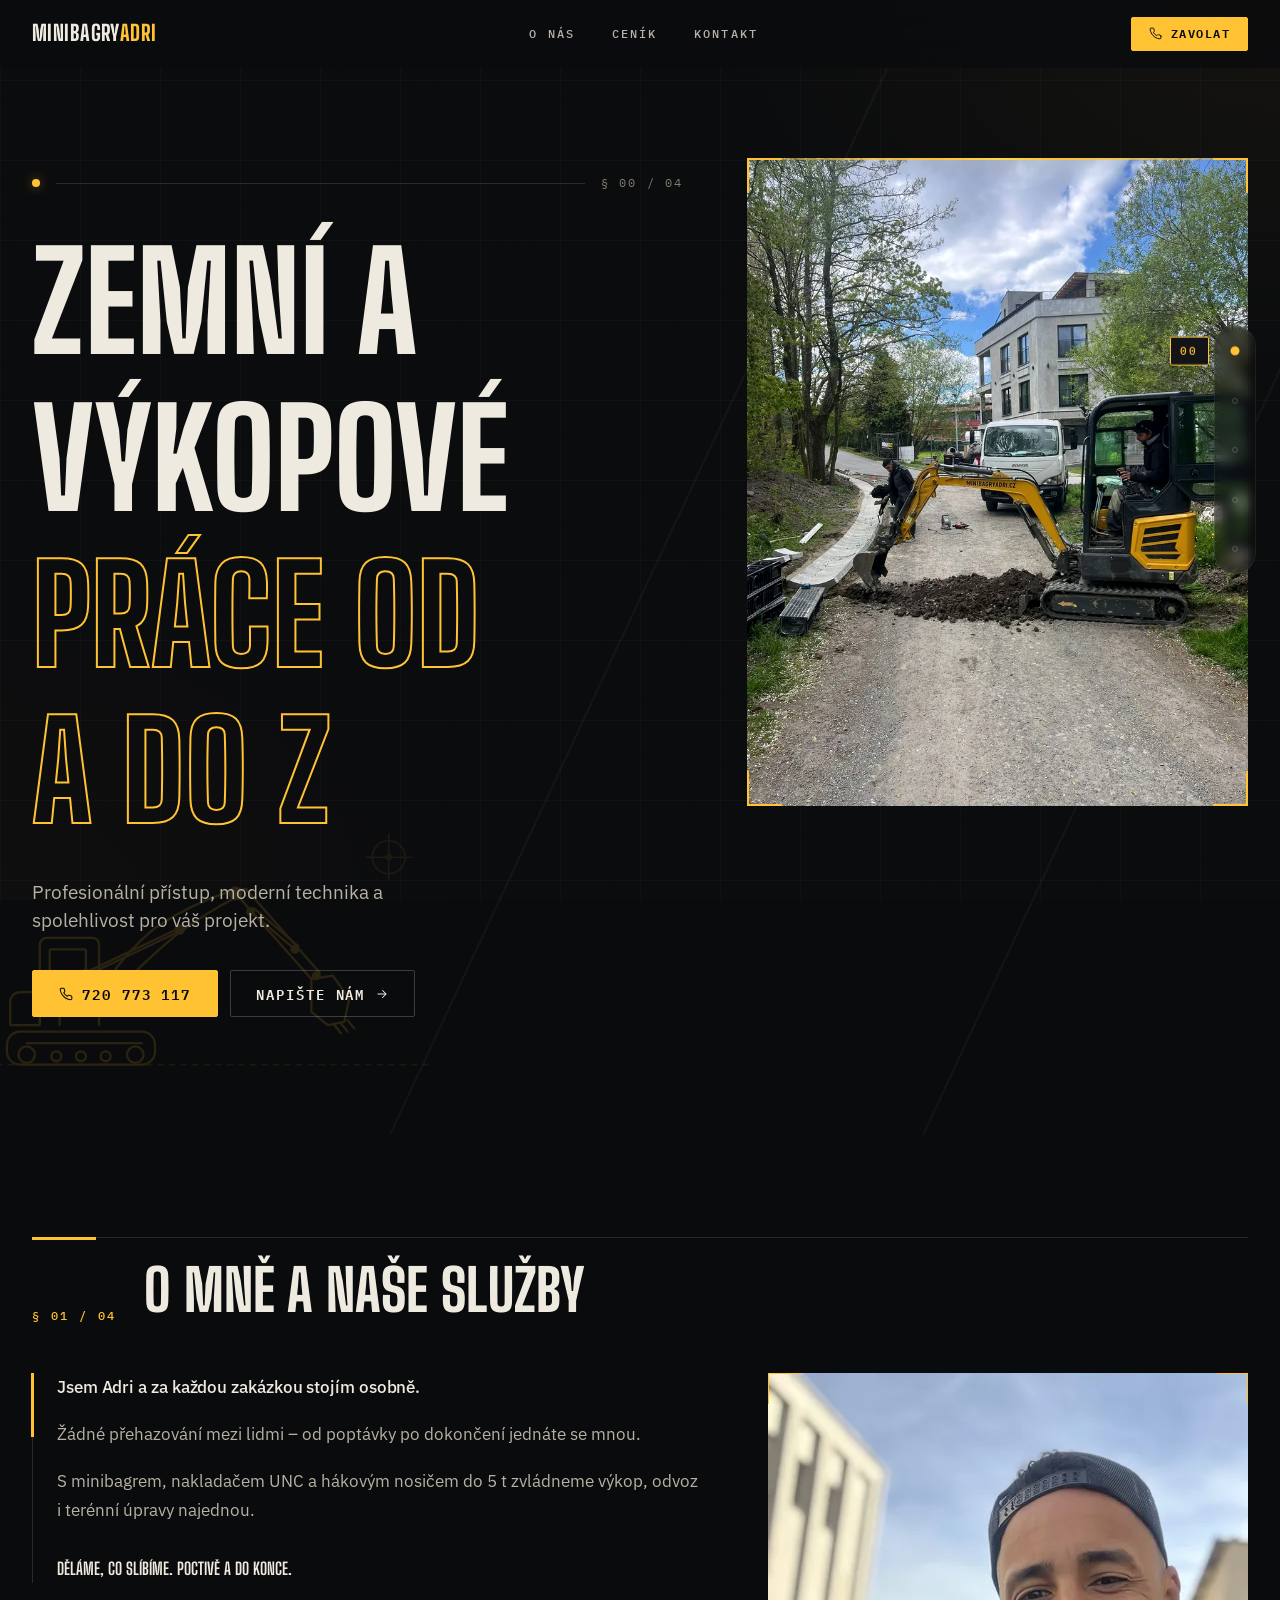
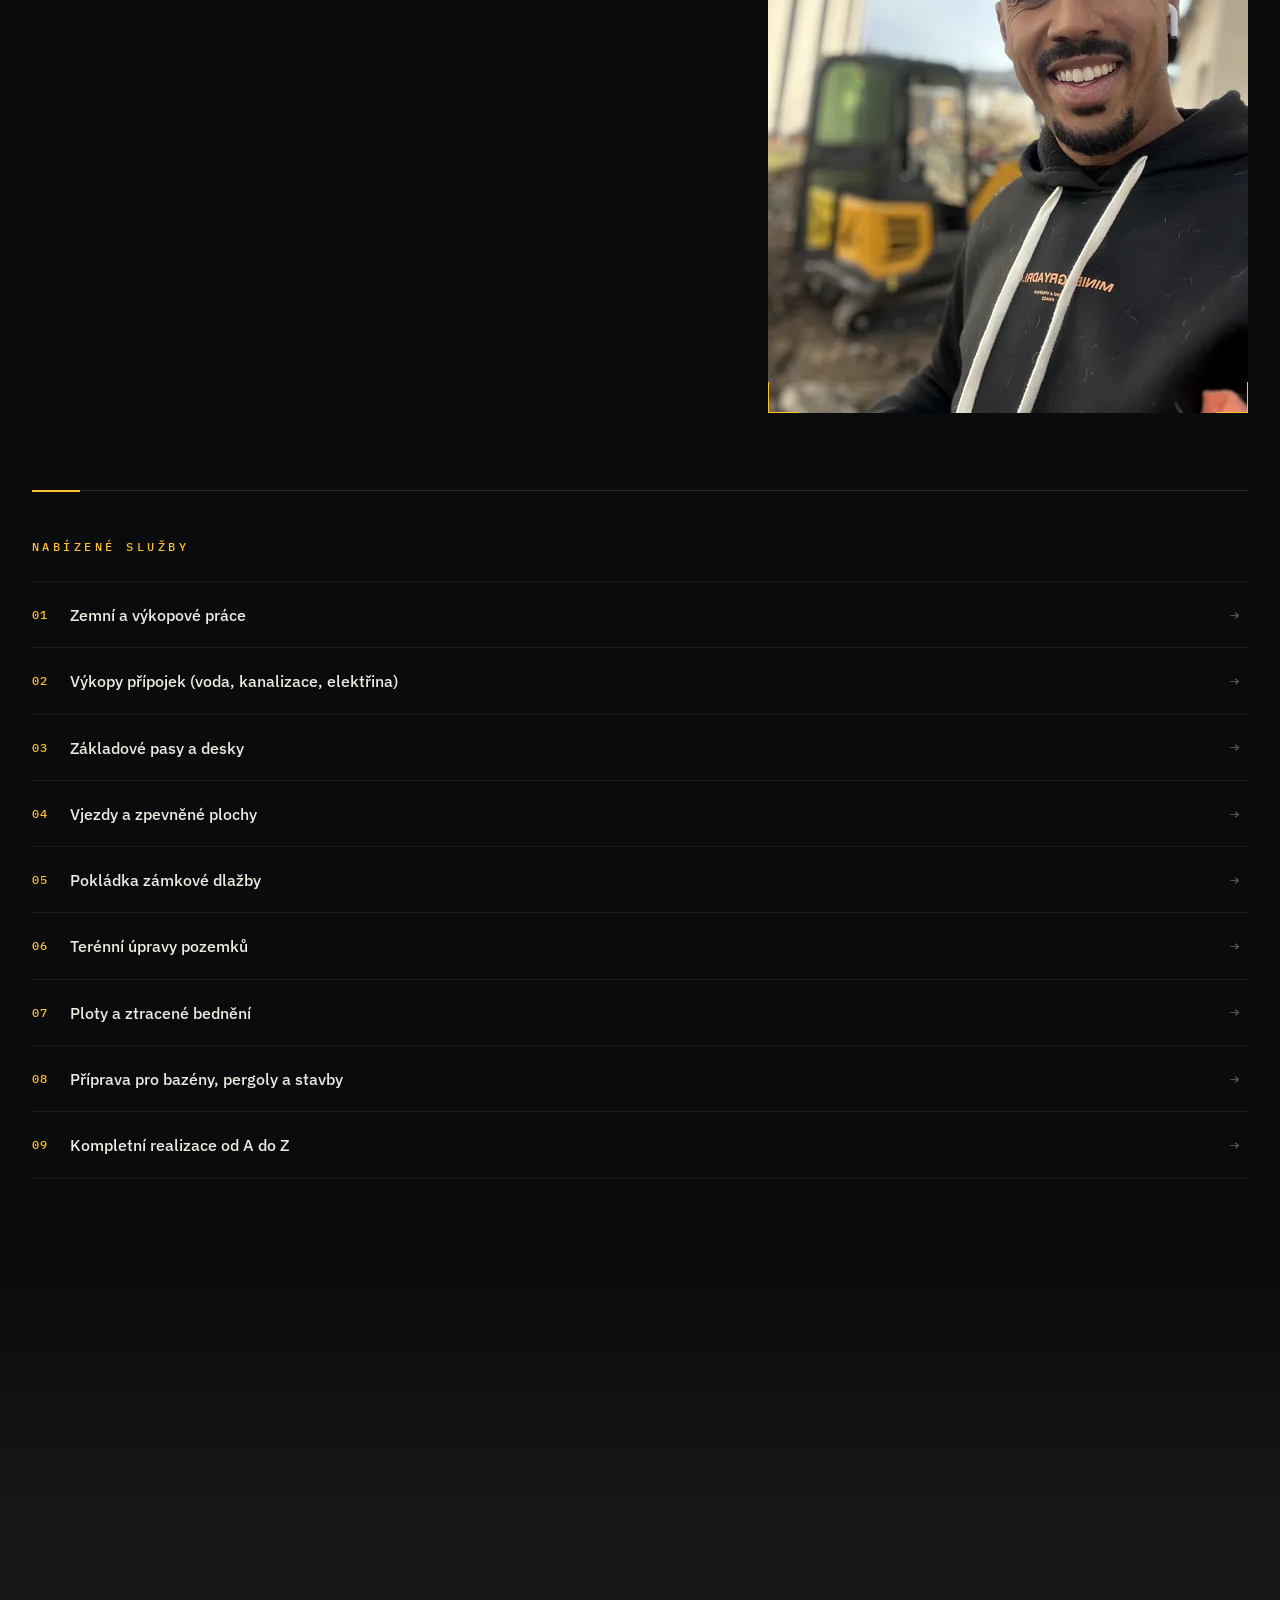
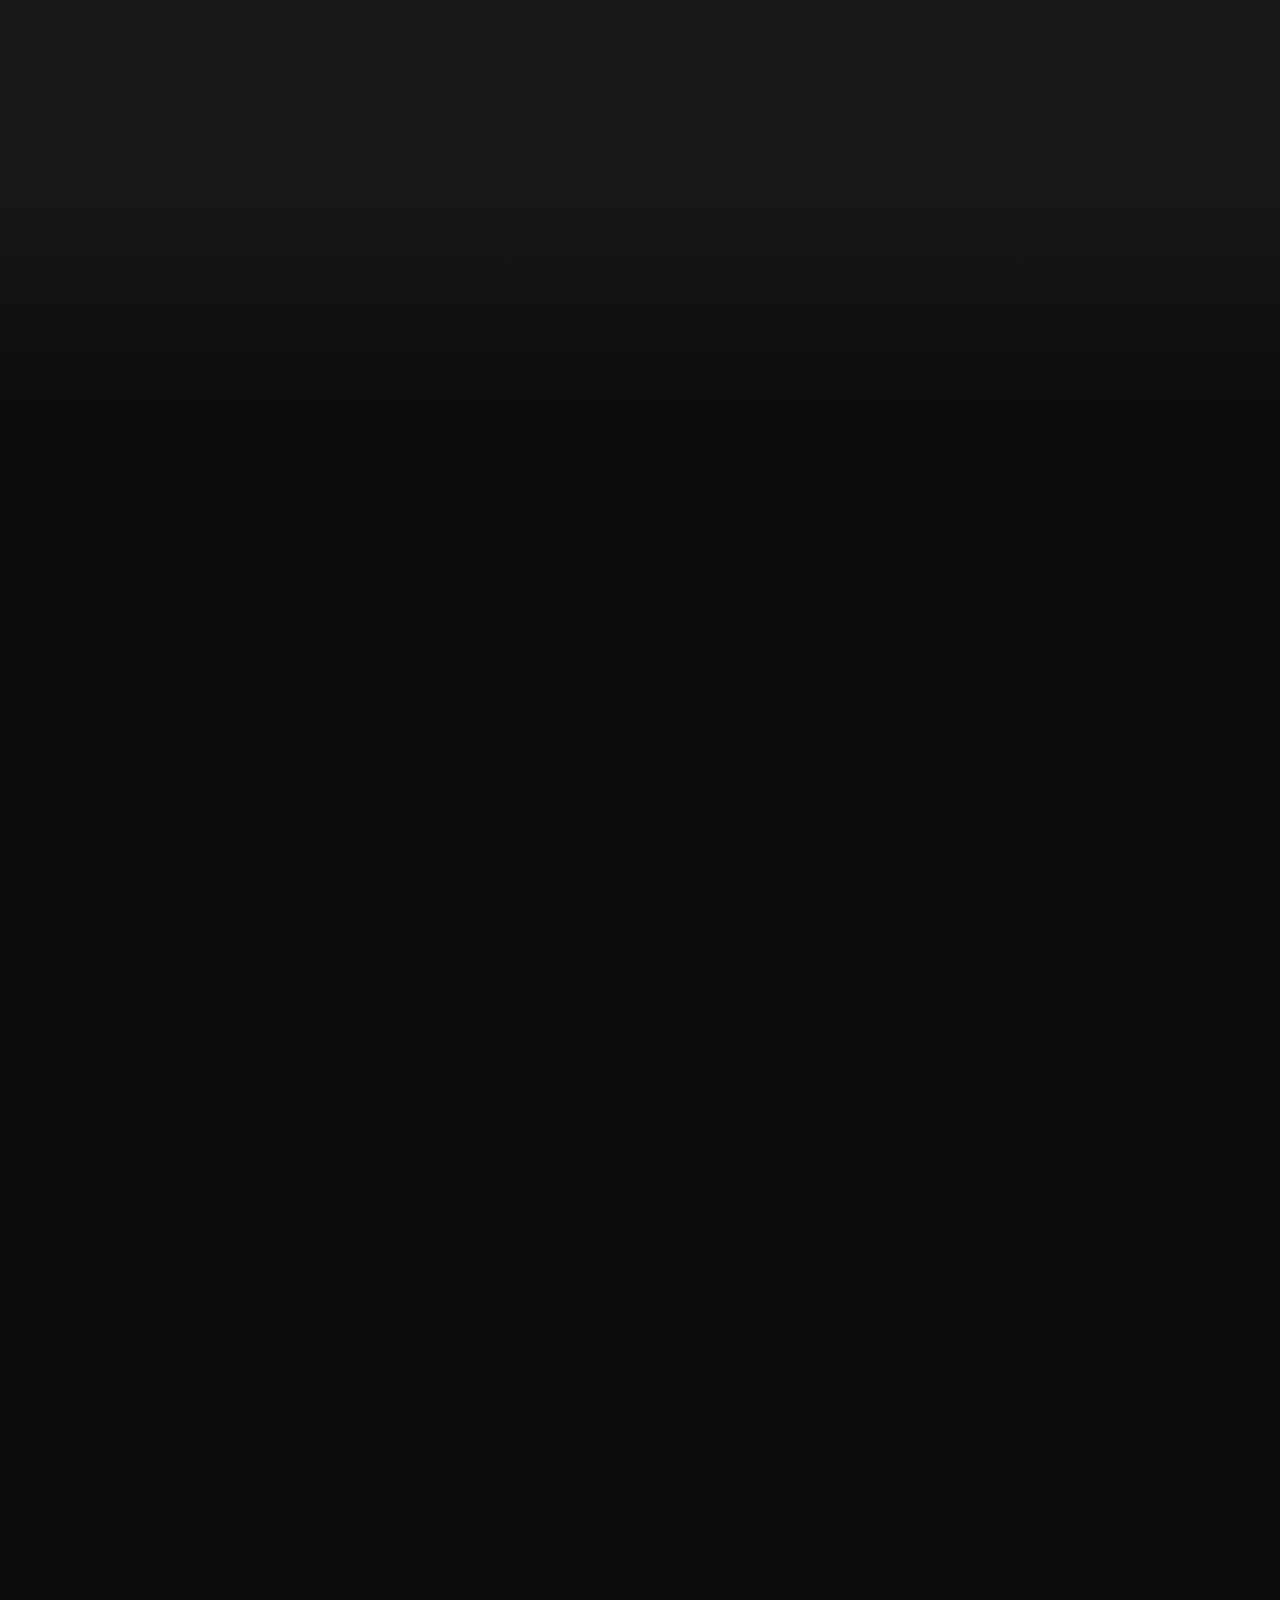
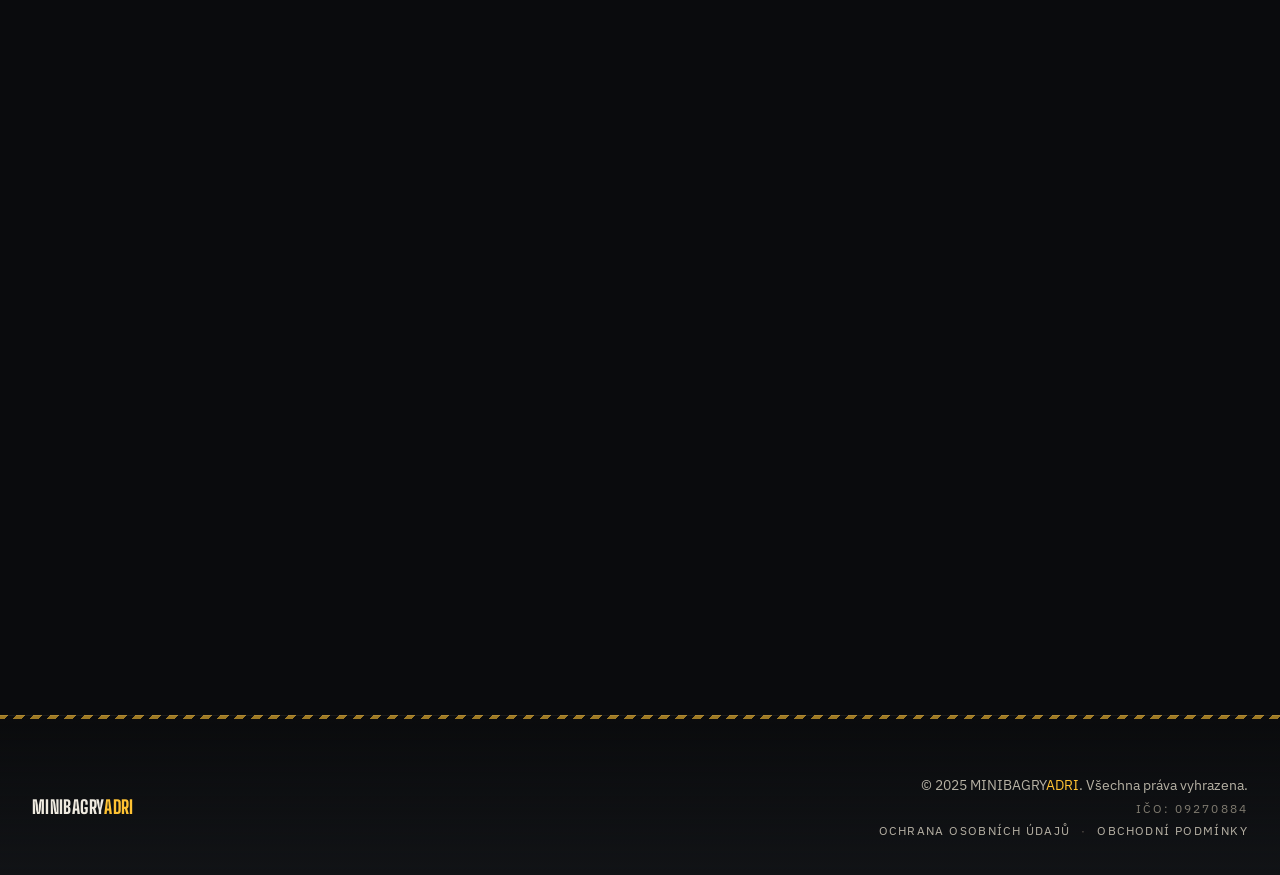
<file: index.html>
<!DOCTYPE html>
<html lang="cs">

<head>
    <meta charset="UTF-8">
    <meta name="viewport" content="width=device-width, initial-scale=1.0">

    <!-- SEO Meta Tags -->
    <title>MINIBAGRYADRI - Zemní a výkopové práce | Klimkovice, Ostrava, Bílovec</title>
    <meta name="description"
        content="Profesionální zemní a výkopové práce minibagrem v Klimkovicích, Ostravě, Studénce, Fulneku a Bílovci. Spolehlivost, moderní technika a férové ceny. IČO: 09270884. Tel: 720 773 117">
    <meta name="keywords"
        content="minibagr, zemní práce, výkopové práce, bagr, Klimkovice, Ostrava, Studénka, Fulnek, Bílovec, terénní úpravy, výkopy, příjezdové cesty, ploty, ztracené bednění, vodoměrné šachty, septiky, jímky, odvoz zeminy, dovoz betonu, štěrk, písek">
    <meta name="author" content="MINIBAGRYADRI">
    <meta name="robots" content="index, follow, max-image-preview:large, max-snippet:-1, max-video-preview:-1">
    <meta name="googlebot" content="index, follow">
    <meta name="theme-color" content="#0a0b0d">
    <meta name="language" content="Czech">
    <meta name="revisit-after" content="7 days">

    <!-- Geo Tags -->
    <meta name="geo.region" content="CZ-80">
    <meta name="geo.placename" content="Klimkovice">
    <meta name="geo.position" content="49.7889;18.1297">
    <meta name="ICBM" content="49.7889, 18.1297">

    <!-- Canonical URL -->
    <link rel="canonical" href="https://minibagryadri.cz/">

    <!-- Open Graph / Facebook -->
    <meta property="og:type" content="website">
    <meta property="og:url" content="https://minibagryadri.cz/">
    <meta property="og:title" content="MINIBAGRYADRI - Zemní a výkopové práce">
    <meta property="og:description"
        content="Profesionální zemní a výkopové práce minibagrem v Klimkovicích, Ostravě a okolí. Spolehlivost, moderní technika a férové ceny. Volejte 720 773 117">
    <meta property="og:image" content="https://minibagryadri.cz/images/og-image.jpg">
    <meta property="og:image:width" content="1200">
    <meta property="og:image:height" content="630">
    <meta property="og:locale" content="cs_CZ">
    <meta property="og:site_name" content="MINIBAGRYADRI">

    <!-- Twitter Card -->
    <meta name="twitter:card" content="summary_large_image">
    <meta name="twitter:url" content="https://minibagryadri.cz/">
    <meta name="twitter:title" content="MINIBAGRYADRI - Zemní a výkopové práce">
    <meta name="twitter:description"
        content="Profesionální zemní a výkopové práce minibagrem v Klimkovicích, Ostravě a okolí. Volejte 720 773 117">
    <meta name="twitter:image" content="https://minibagryadri.cz/images/og-image.jpg">

    <!-- Favicon -->
    <link rel="icon" type="image/svg+xml" href="favicon.svg">
    <link rel="apple-touch-icon" sizes="180x180" href="favicon.svg">

    <!-- Structured Data - Local Business -->
    <script type="application/ld+json">
    {
        "@context": "https://schema.org",
        "@type": "LocalBusiness",
        "name": "MINIBAGRYADRI",
        "description": "Profesionální zemní a výkopové práce minibagrem. Spolehlivost, moderní technika a férové ceny.",
        "url": "https://minibagryadri.cz",
        "telephone": "+420720773117",
        "email": "",
        "image": "https://minibagryadri.cz/images/og-image.jpg",
        "logo": "https://minibagryadri.cz/favicon.svg",
        "priceRange": "$$",
        "address": {
            "@type": "PostalAddress",
            "addressLocality": "Klimkovice",
            "addressRegion": "Moravskoslezský kraj",
            "addressCountry": "CZ"
        },
        "geo": {
            "@type": "GeoCoordinates",
            "latitude": 49.7889,
            "longitude": 18.1297
        },
        "areaServed": [
            { "@type": "City", "name": "Klimkovice" },
            { "@type": "City", "name": "Studénka" },
            { "@type": "City", "name": "Fulnek" },
            { "@type": "City", "name": "Ostrava" },
            { "@type": "City", "name": "Bílovec" }
        ],
        "openingHoursSpecification": {
            "@type": "OpeningHoursSpecification",
            "dayOfWeek": ["Monday", "Tuesday", "Wednesday", "Thursday", "Friday", "Saturday"],
            "opens": "07:00",
            "closes": "18:00"
        },
        "sameAs": [
            "https://www.instagram.com/minibagryadri/",
            "https://www.facebook.com/profile.php?id=61563068255991"
        ],
        "taxID": "09270884",
        "currenciesAccepted": "CZK",
        "paymentAccepted": "Hotovost, Bankovní převod",
        "hasOfferCatalog": {
            "@type": "OfferCatalog",
            "name": "Služby MINIBAGRYADRI",
            "itemListElement": [
                { "@type": "Offer", "itemOffered": { "@type": "Service", "name": "Zemní a výkopové práce minibagrem" } },
                { "@type": "Offer", "itemOffered": { "@type": "Service", "name": "Realizace vjezdů a příjezdových cest" } },
                { "@type": "Offer", "itemOffered": { "@type": "Service", "name": "Stavba plotů ze ztraceného bednění" } },
                { "@type": "Offer", "itemOffered": { "@type": "Service", "name": "Terénní úpravy pozemků a zahrad" } },
                { "@type": "Offer", "itemOffered": { "@type": "Service", "name": "Výstavba vodoměrných šachet, septiků a jímek" } }
            ]
        }
    }
    </script>

    <!-- LCP image preload -->
    <link rel="preload" as="image" type="image/webp" href="images/optimized/gallery_1-800.webp"
        imagesrcset="images/optimized/gallery_1-800.webp 800w, images/optimized/gallery_1-1600.webp 1600w"
        imagesizes="(min-width: 980px) 42vw, 100vw">

    <link rel="preconnect" href="https://fonts.googleapis.com">
    <link rel="preconnect" href="https://fonts.gstatic.com" crossorigin>
    <link rel="preload" as="style"
        href="https://fonts.googleapis.com/css2?family=Big+Shoulders+Display:wght@700;800;900&family=IBM+Plex+Mono:wght@400;500;600&family=IBM+Plex+Sans:wght@400;500;600&display=swap">
    <link
        href="https://fonts.googleapis.com/css2?family=Big+Shoulders+Display:wght@700;800;900&family=IBM+Plex+Mono:wght@400;500;600&family=IBM+Plex+Sans:wght@400;500;600&display=swap"
        rel="stylesheet">

    <link rel="stylesheet" href="style.css?v=7">
</head>

<body>

    <header class="header" id="site-header">
        <div class="container header-content">
            <a href="#hero" class="logo" aria-label="MINIBAGRYADRI - úvod">MINIBAGRY<span class="text-primary">ADRI</span></a>

            <nav class="nav" id="primary-nav" aria-label="Hlavní">
                <a href="#about" class="nav-link" data-num="01">O nás</a>
                <a href="#pricing" class="nav-link" data-num="02">Ceník</a>
                <a href="#contact" class="nav-link" data-num="03">Kontakt</a>
            </nav>

            <a href="tel:720773117" class="header-cta">
                <svg viewBox="0 0 24 24" fill="none" stroke="currentColor" stroke-width="1.8"
                    stroke-linecap="round" stroke-linejoin="round" aria-hidden="true">
                    <path d="M22 16.92v3a2 2 0 0 1-2.18 2 19.79 19.79 0 0 1-8.63-3.07 19.5 19.5 0 0 1-6-6 19.79 19.79 0 0 1-3.07-8.67A2 2 0 0 1 4.11 2h3a2 2 0 0 1 2 1.72c.13.96.37 1.9.72 2.81a2 2 0 0 1-.45 2.11L8.09 9.91a16 16 0 0 0 6 6l1.27-1.27a2 2 0 0 1 2.11-.45c.91.35 1.85.59 2.81.72A2 2 0 0 1 22 16.92z"/>
                </svg>
                <span class="header-cta-label">Zavolat</span>
            </a>

            <button class="nav-toggle" type="button" aria-label="Otevřít menu" aria-expanded="false"
                aria-controls="primary-nav">
                <span class="nav-toggle-bar"></span>
                <span class="nav-toggle-bar"></span>
            </button>
        </div>
    </header>

    <div class="nav-overlay" aria-hidden="true"></div>

    <nav class="rail" aria-label="Indikátor sekcí">
        <a href="#hero" class="rail-link" data-num="00" aria-label="Úvod"><span class="rail-dot"></span></a>
        <a href="#about" class="rail-link" data-num="01" aria-label="O nás"><span class="rail-dot"></span></a>
        <a href="#pricing" class="rail-link" data-num="02" aria-label="Ceník"><span class="rail-dot"></span></a>
        <a href="#gallery" class="rail-link" data-num="03" aria-label="Galerie"><span class="rail-dot"></span></a>
        <a href="#contact" class="rail-link" data-num="04" aria-label="Kontakt"><span class="rail-dot"></span></a>
    </nav>

    <main>
        <section id="hero" class="hero">
            <svg class="hero-schematic" viewBox="0 0 280 160" fill="none" stroke="currentColor"
                stroke-width="1.4" stroke-linejoin="round" stroke-linecap="round" aria-hidden="true">
                <line x1="0" y1="148" x2="280" y2="148" stroke-dasharray="3 4" stroke-width="1" opacity="0.55"/>
                <path d="M28 128 L102 128 a8 8 0 0 1 8 8 v4 a8 8 0 0 1-8 8 L28 148 a8 8 0 0 1-8-8 v-4 a8 8 0 0 1 8-8 z"/>
                <line x1="32" y1="135" x2="102" y2="135"/>
                <circle cx="32" cy="142" r="5"/>
                <circle cx="98" cy="142" r="5"/>
                <circle cx="50" cy="143" r="3"/>
                <circle cx="65" cy="143" r="3"/>
                <circle cx="80" cy="143" r="3"/>
                <path d="M22 124 L22 110 a6 6 0 0 1 6-6 L40 104 L40 124 Z"/>
                <path d="M40 124 L40 75 a4 4 0 0 1 4-4 L72 71 a4 4 0 0 1 4 4 L76 124"/>
                <rect x="46" y="78" width="22" height="20" rx="1"/>
                <line x1="52" y1="100" x2="52" y2="124"/>
                <circle cx="80" cy="100" r="2.5" fill="currentColor"/>
                <path d="M80 100 L82 96 Q92 80 110 65 Q132 50 158 42 L160 46 Q140 56 122 70 Q105 84 88 102 Z"/>
                <line x1="68" y1="92" x2="125" y2="65"/>
                <line x1="68" y1="94" x2="125" y2="67"/>
                <circle cx="68" cy="93" r="2.5" fill="currentColor"/>
                <circle cx="125" cy="66" r="2.5" fill="currentColor"/>
                <circle cx="159" cy="44" r="3.5" fill="currentColor"/>
                <path d="M159 44 L165 41 L210 92 L205 96 Z"/>
                <line x1="168" y1="55" x2="195" y2="78"/>
                <line x1="170" y1="53" x2="197" y2="76"/>
                <circle cx="168" cy="55" r="2" fill="currentColor"/>
                <circle cx="195" cy="78" r="2" fill="currentColor"/>
                <circle cx="208" cy="94" r="2" fill="currentColor"/>
                <path d="M205 96 L218 94 L228 108 L225 122 L215 124 L205 116 Z"/>
                <line x1="227" y1="121" x2="231" y2="126"/>
                <line x1="223" y1="123" x2="227" y2="128"/>
                <line x1="219" y1="124" x2="223" y2="129"/>
                <g opacity="0.55" stroke-width="1">
                    <circle cx="252" cy="22" r="10"/>
                    <line x1="252" y1="8" x2="252" y2="36"/>
                    <line x1="238" y1="22" x2="266" y2="22"/>
                    <circle cx="252" cy="22" r="1.5" fill="currentColor"/>
                </g>
            </svg>

            <div class="container hero-grid">
                <div class="hero-content">
                    <div class="hero-meta" aria-hidden="true">
                        <span class="hero-meta-tag"></span>
                        <span class="hero-meta-rule"></span>
                        <span class="hero-meta-num">§ 00 / 04</span>
                    </div>
                    <h1 class="hero-title">
                        <span class="hero-title-line">Zemní a výkopové</span>
                        <span class="hero-title-line hero-title-italic">práce od A do Z</span>
                    </h1>
                    <p class="hero-lead">Profesionální přístup, moderní technika a spolehlivost pro váš projekt.</p>
                    <div class="hero-buttons">
                        <a href="tel:720773117" class="btn btn-primary">
                            <svg class="btn-icon" viewBox="0 0 24 24" fill="none" stroke="currentColor" stroke-width="1.8"
                                stroke-linecap="round" stroke-linejoin="round" aria-hidden="true">
                                <path d="M22 16.92v3a2 2 0 0 1-2.18 2 19.79 19.79 0 0 1-8.63-3.07 19.5 19.5 0 0 1-6-6 19.79 19.79 0 0 1-3.07-8.67A2 2 0 0 1 4.11 2h3a2 2 0 0 1 2 1.72c.13.96.37 1.9.72 2.81a2 2 0 0 1-.45 2.11L8.09 9.91a16 16 0 0 0 6 6l1.27-1.27a2 2 0 0 1 2.11-.45c.91.35 1.85.59 2.81.72A2 2 0 0 1 22 16.92z"/>
                            </svg>
                            720 773 117
                        </a>
                        <a href="#contact" class="btn btn-ghost">
                            Napište nám
                            <svg class="btn-icon" viewBox="0 0 24 24" fill="none" stroke="currentColor" stroke-width="1.8"
                                stroke-linecap="round" stroke-linejoin="round" aria-hidden="true">
                                <path d="M5 12h14M13 6l6 6-6 6"/>
                            </svg>
                        </a>
                    </div>
                </div>

                <div class="hero-photo-wrap">
                    <figure class="hero-photo frame">
                        <span class="frame-corner-bl" aria-hidden="true"></span>
                        <span class="frame-corner-br" aria-hidden="true"></span>
                        <span class="scan" aria-hidden="true"></span>
                        <picture>
                            <source type="image/webp"
                                srcset="images/optimized/gallery_1-800.webp 800w, images/optimized/gallery_1-1600.webp 1600w"
                                sizes="(min-width: 980px) 42vw, 100vw">
                            <img src="images/optimized/gallery_1-800.jpg"
                                srcset="images/optimized/gallery_1-800.jpg 800w, images/optimized/gallery_1-1600.jpg 1600w"
                                sizes="(min-width: 980px) 42vw, 100vw"
                                alt="Minibagr Adri v akci" width="1500" height="2000"
                                fetchpriority="high" decoding="async">
                        </picture>
                    </figure>
                </div>
            </div>
        </section>

        <section id="about" class="section">
            <div class="container">
                <div class="section-head fade-in-up">
                    <span class="section-num" aria-hidden="true">§ 01 / 04</span>
                    <h2 class="section-title">O mně a naše služby</h2>
                </div>

                <div class="about-grid">
                    <div class="about-text fade-in-up">
                        <p class="lead-text">
                            Jsem Adri a za každou zakázkou stojím osobně.
                        </p>
                        <p>
                            Žádné přehazování mezi lidmi – od poptávky po dokončení jednáte se mnou.
                        </p>
                        <p>
                            S minibagrem, nakladačem UNC a hákovým nosičem do 5 t zvládneme výkop, odvoz i terénní
                            úpravy najednou.
                        </p>
                        <p class="lead-text lead-text-bottom">
                            Děláme, co slíbíme. Poctivě a do konce.
                        </p>
                    </div>

                    <figure class="about-image frame fade-in-up delay-100">
                        <span class="frame-corner-bl" aria-hidden="true"></span>
                        <span class="frame-corner-br" aria-hidden="true"></span>
                        <picture>
                            <source type="image/webp"
                                srcset="images/optimized/adri_portrait-480.webp 480w, images/optimized/adri_portrait-800.webp 800w, images/optimized/adri_portrait-1200.webp 1200w"
                                sizes="(min-width: 900px) 36vw, 100vw">
                            <img src="images/optimized/adri_portrait-800.jpg"
                                srcset="images/optimized/adri_portrait-480.jpg 480w, images/optimized/adri_portrait-800.jpg 800w, images/optimized/adri_portrait-1200.jpg 1200w"
                                sizes="(min-width: 900px) 36vw, 100vw"
                                alt="Adri - Minibagry Adri" width="2316" height="3088"
                                loading="lazy" decoding="async">
                        </picture>
                    </figure>
                </div>

                <div class="services-block fade-in-up delay-100">
                    <h3 class="services-title">Nabízené služby</h3>
                    <ul class="services-list">
                        <li class="service-item">Zemní a výkopové práce</li>
                        <li class="service-item">Výkopy přípojek (voda, kanalizace, elektřina)</li>
                        <li class="service-item">Základové pasy a desky</li>
                        <li class="service-item">Vjezdy a zpevněné plochy</li>
                        <li class="service-item">Pokládka zámkové dlažby</li>
                        <li class="service-item">Terénní úpravy pozemků</li>
                        <li class="service-item">Ploty a ztracené bednění</li>
                        <li class="service-item">Příprava pro bazény, pergoly a stavby</li>
                        <li class="service-item">Kompletní realizace od A do Z</li>
                    </ul>
                </div>
            </div>
        </section>

        <section id="pricing" class="section section-pricing">
            <div class="container">
                <div class="pricing-card fade-in-up">
                    <div class="section-head section-head--center">
                        <span class="section-num" aria-hidden="true">§ 02 / 04</span>
                        <h2 class="section-title pricing-title">Ceník</h2>
                    </div>
                    <p class="pricing-main-text">Cena je individuální <span class="pricing-italic">dle rozsahu práce</span></p>
                    <span class="pricing-stripe" aria-hidden="true"></span>
                    <p class="pricing-sub-text">Pro konkrétní cenovou nabídku nás neváhejte kontaktovat. Rádi s Vámi
                        probereme detaily Vašeho projektu.</p>
                    <a href="tel:720773117" class="btn btn-primary btn-lg">
                        <svg class="btn-icon" viewBox="0 0 24 24" fill="none" stroke="currentColor" stroke-width="1.8"
                            stroke-linecap="round" stroke-linejoin="round" aria-hidden="true">
                            <path d="M22 16.92v3a2 2 0 0 1-2.18 2 19.79 19.79 0 0 1-8.63-3.07 19.5 19.5 0 0 1-6-6 19.79 19.79 0 0 1-3.07-8.67A2 2 0 0 1 4.11 2h3a2 2 0 0 1 2 1.72c.13.96.37 1.9.72 2.81a2 2 0 0 1-.45 2.11L8.09 9.91a16 16 0 0 0 6 6l1.27-1.27a2 2 0 0 1 2.11-.45c.91.35 1.85.59 2.81.72A2 2 0 0 1 22 16.92z"/>
                        </svg>
                        Poptat cenu
                    </a>
                </div>
            </div>
        </section>

        <section id="gallery" class="section">
            <div class="container">
                <div class="section-head fade-in-up">
                    <span class="section-num" aria-hidden="true">§ 03 / 04</span>
                    <h2 class="section-title">Ukázka práce</h2>
                </div>
                <div class="gallery-grid">
                    <button type="button" class="gallery-item fade-in-up" data-full="images/optimized/gallery_1-1600.webp" data-fallback="images/optimized/gallery_1-1600.jpg" data-caption="Realizace odvodnění příjezdové komunikace">
                        <span class="frame-corner-bl" aria-hidden="true"></span>
                        <span class="frame-corner-br" aria-hidden="true"></span>
                        <picture>
                            <source type="image/webp"
                                srcset="images/optimized/gallery_1-800.webp 800w, images/optimized/gallery_1-1600.webp 1600w"
                                sizes="(min-width: 1100px) 33vw, (min-width: 700px) 50vw, 100vw">
                            <img src="images/optimized/gallery_1-800.jpg"
                                srcset="images/optimized/gallery_1-800.jpg 800w, images/optimized/gallery_1-1600.jpg 1600w"
                                sizes="(min-width: 1100px) 33vw, (min-width: 700px) 50vw, 100vw"
                                alt="Realizace odvodnění příjezdové komunikace" width="1500" height="2000"
                                loading="lazy" decoding="async">
                        </picture>
                        <span class="gallery-caption">Realizace odvodnění příjezdové komunikace</span>
                    </button>
                    <button type="button" class="gallery-item fade-in-up delay-100" data-full="images/optimized/gallery_2-1600.webp" data-fallback="images/optimized/gallery_2-1600.jpg" data-caption="Výkop základových pásů pro chatku">
                        <span class="frame-corner-bl" aria-hidden="true"></span>
                        <span class="frame-corner-br" aria-hidden="true"></span>
                        <picture>
                            <source type="image/webp"
                                srcset="images/optimized/gallery_2-800.webp 800w, images/optimized/gallery_2-1600.webp 1600w"
                                sizes="(min-width: 1100px) 33vw, (min-width: 700px) 50vw, 100vw">
                            <img src="images/optimized/gallery_2-800.jpg"
                                srcset="images/optimized/gallery_2-800.jpg 800w, images/optimized/gallery_2-1600.jpg 1600w"
                                sizes="(min-width: 1100px) 33vw, (min-width: 700px) 50vw, 100vw"
                                alt="Výkop základových pásů pro chatku" width="1500" height="2000"
                                loading="lazy" decoding="async">
                        </picture>
                        <span class="gallery-caption">Výkop základových pásů pro chatku</span>
                    </button>
                    <button type="button" class="gallery-item fade-in-up delay-200" data-full="images/optimized/gallery_3-1600.webp" data-fallback="images/optimized/gallery_3-1600.jpg" data-caption="Terénní úpravy">
                        <span class="frame-corner-bl" aria-hidden="true"></span>
                        <span class="frame-corner-br" aria-hidden="true"></span>
                        <picture>
                            <source type="image/webp"
                                srcset="images/optimized/gallery_3-800.webp 800w, images/optimized/gallery_3-1600.webp 1600w"
                                sizes="(min-width: 1100px) 33vw, (min-width: 700px) 50vw, 100vw">
                            <img src="images/optimized/gallery_3-800.jpg"
                                srcset="images/optimized/gallery_3-800.jpg 800w, images/optimized/gallery_3-1600.jpg 1600w"
                                sizes="(min-width: 1100px) 33vw, (min-width: 700px) 50vw, 100vw"
                                alt="Terénní úpravy" width="1500" height="2000"
                                loading="lazy" decoding="async">
                        </picture>
                        <span class="gallery-caption">Terénní úpravy</span>
                    </button>
                    <button type="button" class="gallery-item fade-in-up" data-full="images/optimized/gallery_4-1600.webp" data-fallback="images/optimized/gallery_4-1600.jpg" data-caption="Terénní úpravy">
                        <span class="frame-corner-bl" aria-hidden="true"></span>
                        <span class="frame-corner-br" aria-hidden="true"></span>
                        <picture>
                            <source type="image/webp"
                                srcset="images/optimized/gallery_4-800.webp 800w, images/optimized/gallery_4-1600.webp 1600w"
                                sizes="(min-width: 1100px) 33vw, (min-width: 700px) 50vw, 100vw">
                            <img src="images/optimized/gallery_4-800.jpg"
                                srcset="images/optimized/gallery_4-800.jpg 800w, images/optimized/gallery_4-1600.jpg 1600w"
                                sizes="(min-width: 1100px) 33vw, (min-width: 700px) 50vw, 100vw"
                                alt="Terénní úpravy" width="1500" height="2000"
                                loading="lazy" decoding="async">
                        </picture>
                        <span class="gallery-caption">Terénní úpravy</span>
                    </button>
                    <button type="button" class="gallery-item fade-in-up delay-100" data-full="images/optimized/gallery_5-1600.webp" data-fallback="images/optimized/gallery_5-1600.jpg" data-caption="Terénní úpravy">
                        <span class="frame-corner-bl" aria-hidden="true"></span>
                        <span class="frame-corner-br" aria-hidden="true"></span>
                        <picture>
                            <source type="image/webp"
                                srcset="images/optimized/gallery_5-800.webp 800w, images/optimized/gallery_5-1600.webp 1600w"
                                sizes="(min-width: 1100px) 33vw, (min-width: 700px) 50vw, 100vw">
                            <img src="images/optimized/gallery_5-800.jpg"
                                srcset="images/optimized/gallery_5-800.jpg 800w, images/optimized/gallery_5-1600.jpg 1600w"
                                sizes="(min-width: 1100px) 33vw, (min-width: 700px) 50vw, 100vw"
                                alt="Terénní úpravy" width="1500" height="2000"
                                loading="lazy" decoding="async">
                        </picture>
                        <span class="gallery-caption">Terénní úpravy</span>
                    </button>
                    <button type="button" class="gallery-item fade-in-up delay-200" data-full="images/optimized/gallery_6-1600.webp" data-fallback="images/optimized/gallery_6-1600.jpg" data-caption="Realizace parkoviště ze zámkové dlažby">
                        <span class="frame-corner-bl" aria-hidden="true"></span>
                        <span class="frame-corner-br" aria-hidden="true"></span>
                        <picture>
                            <source type="image/webp"
                                srcset="images/optimized/gallery_6-800.webp 800w, images/optimized/gallery_6-1600.webp 1600w"
                                sizes="(min-width: 1100px) 33vw, (min-width: 700px) 50vw, 100vw">
                            <img src="images/optimized/gallery_6-800.jpg"
                                srcset="images/optimized/gallery_6-800.jpg 800w, images/optimized/gallery_6-1600.jpg 1600w"
                                sizes="(min-width: 1100px) 33vw, (min-width: 700px) 50vw, 100vw"
                                alt="Realizace parkoviště ze zámkové dlažby" width="1536" height="2048"
                                loading="lazy" decoding="async">
                        </picture>
                        <span class="gallery-caption">Realizace parkoviště ze zámkové dlažby</span>
                    </button>
                </div>
            </div>
        </section>

        <section id="contact" class="section">
            <div class="container">
                <div class="section-head fade-in-up">
                    <span class="section-num" aria-hidden="true">§ 04 / 04</span>
                    <h2 class="section-title">Kontakt</h2>
                </div>
                <div class="contact-grid">
                    <a href="tel:720773117" class="contact-card fade-in-up">
                        <span class="contact-icon" aria-hidden="true">
                            <svg viewBox="0 0 24 24" fill="none" stroke="currentColor" stroke-width="1.6"
                                stroke-linecap="round" stroke-linejoin="round">
                                <path d="M22 16.92v3a2 2 0 0 1-2.18 2 19.79 19.79 0 0 1-8.63-3.07 19.5 19.5 0 0 1-6-6 19.79 19.79 0 0 1-3.07-8.67A2 2 0 0 1 4.11 2h3a2 2 0 0 1 2 1.72c.13.96.37 1.9.72 2.81a2 2 0 0 1-.45 2.11L8.09 9.91a16 16 0 0 0 6 6l1.27-1.27a2 2 0 0 1 2.11-.45c.91.35 1.85.59 2.81.72A2 2 0 0 1 22 16.92z"/>
                            </svg>
                        </span>
                        <div class="contact-body">
                            <h3>Telefon</h3>
                            <span class="contact-link">720 773 117</span>
                        </div>
                    </a>
                    <a href="https://wa.me/420720773117" target="_blank" rel="noopener" class="contact-card fade-in-up delay-100">
                        <span class="contact-icon" aria-hidden="true">
                            <svg viewBox="0 0 24 24" fill="currentColor">
                                <path d="M17.472 14.382c-.297-.149-1.758-.867-2.03-.967-.273-.099-.471-.148-.67.15-.197.297-.767.966-.94 1.164-.173.199-.347.223-.644.075-.297-.15-1.255-.463-2.39-1.475-.883-.788-1.48-1.761-1.653-2.059-.173-.297-.018-.458.13-.606.134-.133.298-.347.446-.52.149-.174.198-.298.298-.497.099-.198.05-.371-.025-.52-.075-.149-.669-1.612-.916-2.207-.242-.579-.487-.5-.669-.51l-.57-.01c-.198 0-.52.074-.792.372s-1.04 1.016-1.04 2.479 1.065 2.876 1.213 3.074c.149.198 2.096 3.2 5.077 4.487.709.306 1.262.489 1.694.625.712.227 1.36.195 1.871.118.571-.085 1.758-.719 2.006-1.413.248-.694.248-1.289.173-1.413-.074-.124-.272-.198-.57-.347m-5.421 7.403h-.004a9.87 9.87 0 0 1-5.031-1.378l-.361-.214-3.741.982.998-3.648-.235-.374a9.86 9.86 0 0 1-1.51-5.26c.001-5.45 4.436-9.884 9.888-9.884 2.64 0 5.122 1.03 6.988 2.898a9.825 9.825 0 0 1 2.893 6.994c-.003 5.45-4.437 9.884-9.885 9.884m8.413-18.297A11.815 11.815 0 0 0 12.05 0C5.495 0 .16 5.335.157 11.892c0 2.096.547 4.142 1.588 5.945L.057 24l6.305-1.654a11.882 11.882 0 0 0 5.683 1.448h.005c6.554 0 11.89-5.335 11.893-11.893a11.821 11.821 0 0 0-3.48-8.413Z"/>
                            </svg>
                        </span>
                        <div class="contact-body">
                            <h3>WhatsApp</h3>
                            <span class="contact-link">Napsat na WhatsApp</span>
                        </div>
                    </a>
                    <div class="contact-card fade-in-up delay-200">
                        <span class="contact-icon" aria-hidden="true">
                            <svg viewBox="0 0 24 24" fill="none" stroke="currentColor" stroke-width="1.6"
                                stroke-linecap="round" stroke-linejoin="round">
                                <path d="M21 10c0 7-9 13-9 13s-9-6-9-13a9 9 0 0 1 18 0z"/>
                                <circle cx="12" cy="10" r="3"/>
                            </svg>
                        </span>
                        <div class="contact-body">
                            <h3>Lokalita</h3>
                            <p>Klimkovice, Studénka, Fulnek, Ostrava, Bílovec</p>
                        </div>
                    </div>
                    <div class="contact-card fade-in-up delay-300">
                        <span class="contact-icon" aria-hidden="true">
                            <svg viewBox="0 0 24 24" fill="none" stroke="currentColor" stroke-width="1.6"
                                stroke-linecap="round" stroke-linejoin="round">
                                <circle cx="12" cy="12" r="9"/>
                                <path d="M3 12h18M12 3a14 14 0 0 1 0 18M12 3a14 14 0 0 0 0 18"/>
                            </svg>
                        </span>
                        <div class="contact-body">
                            <h3>Sledujte nás</h3>
                            <div class="social-links">
                                <a href="https://www.instagram.com/minibagryadri/" target="_blank" rel="noopener"
                                    class="social-link instagram" aria-label="Instagram">
                                    <svg viewBox="0 0 24 24" fill="currentColor" aria-hidden="true" focusable="false">
                                        <path d="M12 2.16c3.2 0 3.58.01 4.85.07 1.17.05 1.8.25 2.23.42.56.22.96.48 1.38.9.42.42.68.82.9 1.38.16.43.36 1.06.42 2.23.06 1.27.07 1.65.07 4.85s-.01 3.58-.07 4.85c-.05 1.17-.25 1.8-.42 2.23-.22.56-.48.96-.9 1.38-.42.42-.82.68-1.38.9-.43.16-1.06.36-2.23.42-1.27.06-1.65.07-4.85.07s-3.58-.01-4.85-.07c-1.17-.05-1.8-.25-2.23-.42-.56-.22-.96-.48-1.38-.9-.42-.42-.68-.82-.9-1.38-.16-.43-.36-1.06-.42-2.23-.06-1.27-.07-1.65-.07-4.85s.01-3.58.07-4.85c.05-1.17.25-1.8.42-2.23.22-.56.48-.96.9-1.38.42-.42.82-.68 1.38-.9.43-.16 1.06-.36 2.23-.42 1.27-.06 1.65-.07 4.85-.07M12 0C8.74 0 8.33.01 7.05.07 5.78.13 4.9.34 4.14.63c-.79.3-1.46.72-2.13 1.39C1.34 2.69.92 3.36.62 4.14.34 4.9.13 5.78.07 7.05.01 8.33 0 8.74 0 12s.01 3.67.07 4.95c.06 1.27.27 2.15.56 2.91.3.79.72 1.46 1.39 2.13.67.67 1.34 1.09 2.13 1.39.76.29 1.64.5 2.91.56C8.33 23.99 8.74 24 12 24s3.67-.01 4.95-.07c1.27-.06 2.15-.27 2.91-.56.79-.3 1.46-.72 2.13-1.39.67-.67 1.09-1.34 1.39-2.13.29-.76.5-1.64.56-2.91.06-1.28.07-1.69.07-4.95s-.01-3.67-.07-4.95c-.06-1.27-.27-2.15-.56-2.91-.3-.79-.72-1.46-1.39-2.13C21.32 1.34 20.65.92 19.86.62 19.1.34 18.22.13 16.95.07 15.67.01 15.26 0 12 0zm0 5.84c-3.4 0-6.16 2.76-6.16 6.16s2.76 6.16 6.16 6.16 6.16-2.76 6.16-6.16S15.4 5.84 12 5.84zM12 16c-2.21 0-4-1.79-4-4s1.79-4 4-4 4 1.79 4 4-1.79 4-4 4zm6.41-11.85c-.8 0-1.44.65-1.44 1.44 0 .8.65 1.44 1.44 1.44.8 0 1.44-.65 1.44-1.44.01-.79-.64-1.44-1.44-1.44z"/>
                                    </svg>
                                </a>
                                <a href="https://www.facebook.com/profile.php?id=61563068255991" target="_blank" rel="noopener"
                                    class="social-link facebook" aria-label="Facebook">
                                    <svg viewBox="0 0 24 24" fill="currentColor" aria-hidden="true" focusable="false">
                                        <path d="M24 12.073c0-6.627-5.373-12-12-12s-12 5.373-12 12c0 5.99 4.388 10.954 10.125 11.854v-8.385H7.078v-3.47h3.047V9.43c0-3.007 1.792-4.669 4.533-4.669 1.312 0 2.686.235 2.686.235v2.953H15.83c-1.491 0-1.956.925-1.956 1.874v2.25h3.328l-.532 3.47h-2.796v8.385C19.612 23.027 24 18.062 24 12.073z"/>
                                    </svg>
                                </a>
                            </div>
                        </div>
                    </div>
                </div>
            </div>
        </section>

    </main>

    <footer class="footer">
        <div class="container footer-content">
            <a href="#hero" class="footer-brand logo">MINIBAGRY<span class="text-primary">ADRI</span></a>
            <div class="footer-meta">
                <p>&copy; 2025 MINIBAGRY<span class="text-primary">ADRI</span>. Všechna práva vyhrazena.</p>
                <p class="footer-ico">IČO: 09270884</p>
                <p class="footer-legal">
                    <a href="gdpr.html">Ochrana osobních údajů</a>
                    <span class="footer-sep" aria-hidden="true">·</span>
                    <a href="obchodni-podminky.html">Obchodní podmínky</a>
                </p>
            </div>
        </div>
    </footer>

    <!-- Lightbox -->
    <dialog class="lightbox" id="lightbox" aria-label="Galerie">
        <div class="lightbox-stage">
            <button type="button" class="lightbox-btn lightbox-close" aria-label="Zavřít">
                <svg viewBox="0 0 24 24" fill="none" stroke="currentColor" stroke-width="1.8"
                    stroke-linecap="round" aria-hidden="true">
                    <path d="M6 6 L18 18 M18 6 L6 18"/>
                </svg>
            </button>
            <button type="button" class="lightbox-btn lightbox-prev" aria-label="Předchozí">
                <svg viewBox="0 0 24 24" fill="none" stroke="currentColor" stroke-width="1.8"
                    stroke-linecap="round" stroke-linejoin="round" aria-hidden="true">
                    <path d="M15 6 L9 12 L15 18"/>
                </svg>
            </button>
            <button type="button" class="lightbox-btn lightbox-next" aria-label="Další">
                <svg viewBox="0 0 24 24" fill="none" stroke="currentColor" stroke-width="1.8"
                    stroke-linecap="round" stroke-linejoin="round" aria-hidden="true">
                    <path d="M9 6 L15 12 L9 18"/>
                </svg>
            </button>
            <div class="lightbox-content">
                <img class="lightbox-img" alt="" decoding="async">
            </div>
            <div class="lightbox-meta">
                <span class="lightbox-caption"></span>
                <span class="lightbox-counter"></span>
            </div>
        </div>
    </dialog>

    <script src="script.js?v=7" defer></script>
</body>

</html>
</file>
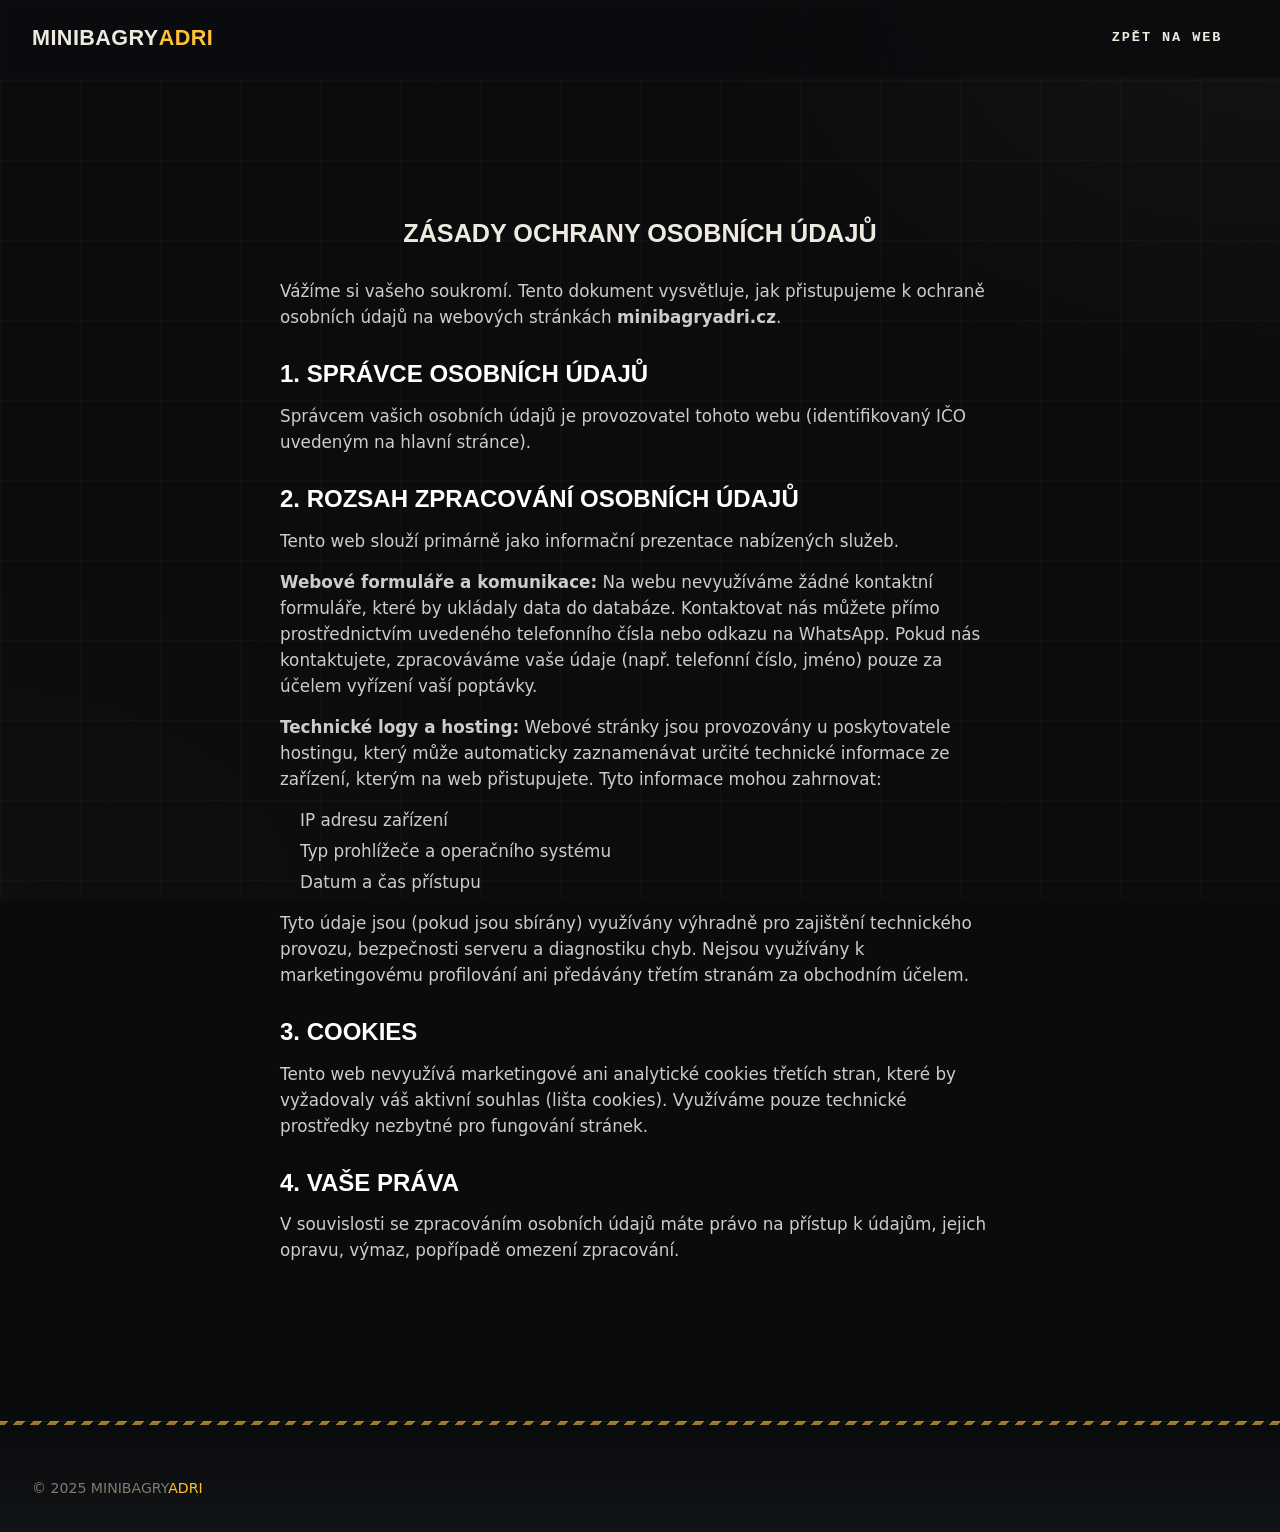
<file: gdpr.html>
<!DOCTYPE html>
<html lang="cs">

<head>
    <meta charset="UTF-8">
    <meta name="viewport" content="width=device-width, initial-scale=1.0">

    <!-- SEO Meta Tags -->
    <title>Ochrana osobních údajů (GDPR) | MINIBAGRYADRI</title>
    <meta name="description"
        content="Zásady ochrany osobních údajů pro web MINIBAGRYADRI. Informace o zpracování osobních údajů, cookies a vašich právech.">
    <meta name="robots" content="noindex, follow">
    <meta name="theme-color" content="#0f0f0f">
    <meta name="language" content="Czech">

    <!-- Canonical URL -->
    <link rel="canonical" href="https://minibagryadri.cz/gdpr.html">

    <!-- Open Graph / Facebook -->
    <meta property="og:type" content="website">
    <meta property="og:url" content="https://minibagryadri.cz/gdpr.html">
    <meta property="og:title" content="Ochrana osobních údajů (GDPR) | MINIBAGRYADRI">
    <meta property="og:description" content="Zásady ochrany osobních údajů pro web MINIBAGRYADRI.">
    <meta property="og:locale" content="cs_CZ">
    <meta property="og:site_name" content="MINIBAGRYADRI">

    <!-- Favicon -->
    <link rel="icon" type="image/svg+xml" href="favicon.svg">

    <link rel="stylesheet" href="style.css">
    <link rel="preconnect" href="https://fonts.googleapis.com">
    <link rel="preconnect" href="https://fonts.gstatic.com" crossorigin>
    <link href="https://fonts.googleapis.com/css2?family=Inter:wght@300;400;600&family=Outfit:wght@700;900&display=swap"
        rel="stylesheet">
    <style>
        .gdpr-content {
            max-width: 800px;
            margin: 0 auto;
            text-align: left;
            padding: 40px;
        }

        .gdpr-content h1 {
            color: var(--color-primary);
            margin-bottom: 30px;
            text-align: center;
        }

        .gdpr-content h2 {
            color: #fff;
            margin-top: 30px;
            margin-bottom: 15px;
            font-size: 1.5rem;
        }

        .gdpr-content p {
            margin-bottom: 15px;
            color: #ccc;
        }

        .gdpr-content ul {
            margin-bottom: 15px;
            padding-left: 20px;
            color: #ccc;
        }

        .gdpr-content li {
            margin-bottom: 5px;
        }

        /* Mobile fix for header */
        @media (max-width: 480px) {
            .header-content {
                flex-wrap: wrap;
                gap: 10px;
            }

            .header-content .logo {
                font-size: 1.2rem;
            }

            .header-content .btn {
                padding: 0.5rem 1rem;
                font-size: 0.75rem;
            }
        }
    </style>
</head>

<body>

    <header class="header">
        <div class="container header-content">
            <div class="logo">MINIBAGRY<span class="text-primary">ADRI</span></div>
            <a href="index.html" class="btn btn-secondary glass-effect">Zpět na web</a>
        </div>
    </header>

    <main>
        <section class="section">
            <div class="container gdpr-content glass-card">
                <h1>Zásady ochrany osobních údajů</h1>

                <p>
                    Vážíme si vašeho soukromí. Tento dokument vysvětluje, jak přistupujeme k ochraně osobních údajů na
                    webových stránkách <strong>minibagryadri.cz</strong>.
                </p>

                <h2>1. Správce osobních údajů</h2>
                <p>
                    Správcem vašich osobních údajů je provozovatel tohoto webu (identifikovaný IČO uvedeným na hlavní
                    stránce).
                </p>

                <h2>2. Rozsah zpracování osobních údajů</h2>
                <p>
                    Tento web slouží primárně jako informační prezentace nabízených služeb.
                </p>
                <p>
                    <strong>Webové formuláře a komunikace:</strong> Na webu nevyužíváme žádné kontaktní formuláře, které
                    by ukládaly data do databáze. Kontaktovat nás můžete přímo prostřednictvím uvedeného telefonního
                    čísla nebo odkazu na WhatsApp. Pokud nás kontaktujete, zpracováváme vaše údaje (např. telefonní
                    číslo, jméno) pouze za účelem vyřízení vaší poptávky.
                </p>
                <p>
                    <strong>Technické logy a hosting:</strong>
                    Webové stránky jsou provozovány u poskytovatele hostingu, který může automaticky zaznamenávat určité
                    technické informace ze zařízení, kterým na web přistupujete. Tyto informace mohou zahrnovat:
                </p>
                <ul>
                    <li>IP adresu zařízení</li>
                    <li>Typ prohlížeče a operačního systému</li>
                    <li>Datum a čas přístupu</li>
                </ul>
                <p>
                    Tyto údaje jsou (pokud jsou sbírány) využívány výhradně pro zajištění technického provozu,
                    bezpečnosti serveru a diagnostiku chyb. Nejsou využívány k marketingovému profilování ani předávány
                    třetím stranám za obchodním účelem.
                </p>

                <h2>3. Cookies</h2>
                <p>
                    Tento web nevyužívá marketingové ani analytické cookies třetích stran, které by vyžadovaly váš
                    aktivní souhlas (lišta cookies). Využíváme pouze technické prostředky nezbytné pro fungování
                    stránek.
                </p>

                <h2>4. Vaše práva</h2>
                <p>
                    V souvislosti se zpracováním osobních údajů máte právo na přístup k údajům, jejich opravu, výmaz,
                    popřípadě omezení zpracování.
                </p>
            </div>
        </section>
    </main>

    <footer class="footer">
        <div class="container">
            <p>&copy; 2025 MINIBAGRY<span class="text-primary">ADRI</span></p>
        </div>
    </footer>

</body>

</html>
</file>
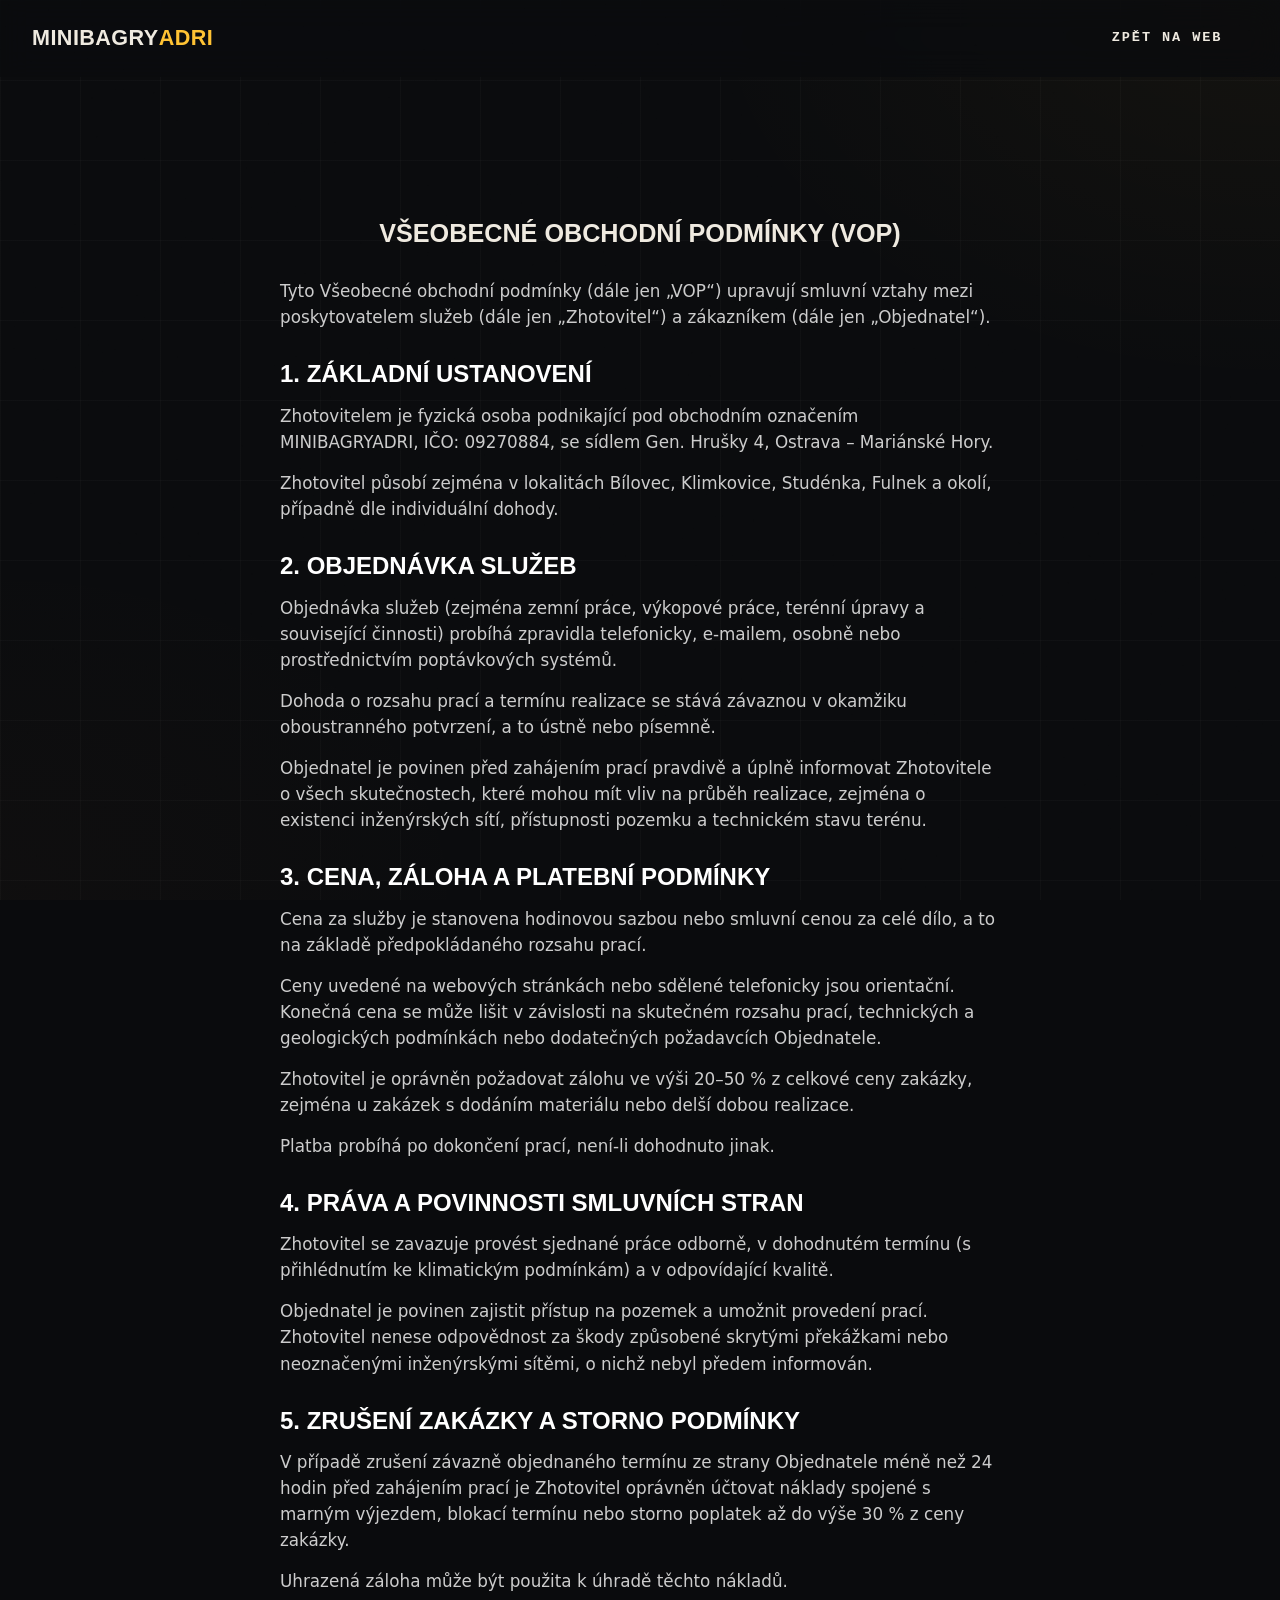
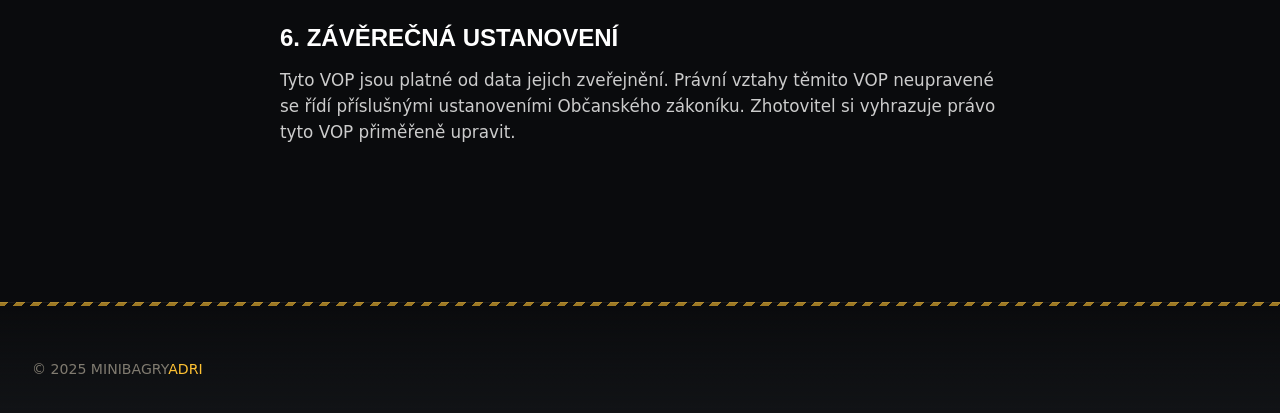
<file: obchodni-podminky.html>
<!DOCTYPE html>
<html lang="cs">

<head>
    <meta charset="UTF-8">
    <meta name="viewport" content="width=device-width, initial-scale=1.0">

    <!-- SEO Meta Tags -->
    <title>Obchodní podmínky (VOP) | MINIBAGRYADRI</title>
    <meta name="description"
        content="Všeobecné obchodní podmínky pro služby MINIBAGRYADRI. Informace o objednávkách, cenách, platebních podmínkách a právech zákazníků.">
    <meta name="robots" content="noindex, follow">
    <meta name="theme-color" content="#0f0f0f">
    <meta name="language" content="Czech">

    <!-- Canonical URL -->
    <link rel="canonical" href="https://minibagryadri.cz/obchodni-podminky.html">

    <!-- Open Graph / Facebook -->
    <meta property="og:type" content="website">
    <meta property="og:url" content="https://minibagryadri.cz/obchodni-podminky.html">
    <meta property="og:title" content="Obchodní podmínky (VOP) | MINIBAGRYADRI">
    <meta property="og:description" content="Všeobecné obchodní podmínky pro služby MINIBAGRYADRI.">
    <meta property="og:locale" content="cs_CZ">
    <meta property="og:site_name" content="MINIBAGRYADRI">

    <!-- Favicon -->
    <link rel="icon" type="image/svg+xml" href="favicon.svg">

    <link rel="stylesheet" href="style.css">
    <link rel="preconnect" href="https://fonts.googleapis.com">
    <link rel="preconnect" href="https://fonts.gstatic.com" crossorigin>
    <link href="https://fonts.googleapis.com/css2?family=Inter:wght@300;400;600&family=Outfit:wght@700;900&display=swap"
        rel="stylesheet">
    <style>
        .legal-content {
            max-width: 800px;
            margin: 0 auto;
            text-align: left;
            padding: 40px;
        }

        .legal-content h1 {
            color: var(--color-primary);
            margin-bottom: 30px;
            text-align: center;
        }

        .legal-content h2 {
            color: #fff;
            margin-top: 30px;
            margin-bottom: 15px;
            font-size: 1.5rem;
        }

        .legal-content p {
            margin-bottom: 15px;
            color: #ccc;
        }

        .legal-content ul {
            margin-bottom: 15px;
            padding-left: 20px;
            color: #ccc;
        }

        .legal-content li {
            margin-bottom: 5px;
        }

        /* Mobile fix for header */
        @media (max-width: 480px) {
            .header-content {
                flex-wrap: wrap;
                gap: 10px;
            }

            .header-content .logo {
                font-size: 1.2rem;
            }

            .header-content .btn {
                padding: 0.5rem 1rem;
                font-size: 0.75rem;
            }
        }
    </style>
</head>

<body>

    <header class="header">
        <div class="container header-content">
            <div class="logo">MINIBAGRY<span class="text-primary">ADRI</span></div>
            <a href="index.html" class="btn btn-secondary glass-effect">Zpět na web</a>
        </div>
    </header>

    <main>
        <section class="section">
            <div class="container legal-content glass-card">
                <h1>Všeobecné obchodní podmínky (VOP)</h1>

                <p>
                    Tyto Všeobecné obchodní podmínky (dále jen „VOP“) upravují smluvní vztahy mezi poskytovatelem služeb
                    (dále jen „Zhotovitel“) a zákazníkem (dále jen „Objednatel“).
                </p>

                <h2>1. Základní ustanovení</h2>
                <p>
                    Zhotovitelem je fyzická osoba podnikající pod obchodním označením MINIBAGRYADRI, IČO: 09270884, se
                    sídlem Gen. Hrušky 4, Ostrava – Mariánské Hory.
                </p>
                <p>
                    Zhotovitel působí zejména v lokalitách Bílovec, Klimkovice, Studénka, Fulnek a okolí, případně dle
                    individuální dohody.
                </p>

                <h2>2. Objednávka služeb</h2>
                <p>
                    Objednávka služeb (zejména zemní práce, výkopové práce, terénní úpravy a související činnosti)
                    probíhá zpravidla telefonicky, e-mailem, osobně nebo prostřednictvím poptávkových systémů.
                </p>
                <p>
                    Dohoda o rozsahu prací a termínu realizace se stává závaznou v okamžiku oboustranného potvrzení, a
                    to ústně nebo písemně.
                </p>
                <p>
                    Objednatel je povinen před zahájením prací pravdivě a úplně informovat Zhotovitele o všech
                    skutečnostech, které mohou mít vliv na průběh realizace, zejména o existenci inženýrských sítí,
                    přístupnosti pozemku a technickém stavu terénu.
                </p>

                <h2>3. Cena, záloha a platební podmínky</h2>
                <p>
                    Cena za služby je stanovena hodinovou sazbou nebo smluvní cenou za celé dílo, a to na základě
                    předpokládaného rozsahu prací.
                </p>
                <p>
                    Ceny uvedené na webových stránkách nebo sdělené telefonicky jsou orientační. Konečná cena se může
                    lišit v závislosti na skutečném rozsahu prací, technických a geologických podmínkách nebo
                    dodatečných požadavcích Objednatele.
                </p>
                <p>
                    Zhotovitel je oprávněn požadovat zálohu ve výši 20–50 % z celkové ceny zakázky, zejména u zakázek s
                    dodáním materiálu nebo delší dobou realizace.
                </p>
                <p>
                    Platba probíhá po dokončení prací, není-li dohodnuto jinak.
                </p>

                <h2>4. Práva a povinnosti smluvních stran</h2>
                <p>
                    Zhotovitel se zavazuje provést sjednané práce odborně, v dohodnutém termínu (s přihlédnutím ke
                    klimatickým podmínkám) a v odpovídající kvalitě.
                </p>
                <p>
                    Objednatel je povinen zajistit přístup na pozemek a umožnit provedení prací. Zhotovitel nenese
                    odpovědnost za škody způsobené skrytými překážkami nebo neoznačenými inženýrskými sítěmi, o nichž
                    nebyl předem informován.
                </p>

                <h2>5. Zrušení zakázky a storno podmínky</h2>
                <p>
                    V případě zrušení závazně objednaného termínu ze strany Objednatele méně než 24 hodin před zahájením
                    prací je Zhotovitel oprávněn účtovat náklady spojené s marným výjezdem, blokací termínu nebo storno
                    poplatek až do výše 30 % z ceny zakázky.
                </p>
                <p>
                    Uhrazená záloha může být použita k úhradě těchto nákladů.
                </p>

                <h2>6. Závěrečná ustanovení</h2>
                <p>
                    Tyto VOP jsou platné od data jejich zveřejnění. Právní vztahy těmito VOP neupravené se řídí
                    příslušnými ustanoveními Občanského zákoníku. Zhotovitel si vyhrazuje právo tyto VOP přiměřeně
                    upravit.
                </p>
            </div>
        </section>
    </main>

    <footer class="footer">
        <div class="container">
            <p>&copy; 2025 MINIBAGRY<span class="text-primary">ADRI</span></p>
        </div>
    </footer>

</body>

</html>
</file>
<file: style.css>
/* =====================================================
   MINIBAGRYADRI — FIELD MANUAL · v5
   Industrial · utilitarian · earthworks
   Big Shoulders + IBM Plex · hi-vis amber on asphalt
   ===================================================== */

:root {
    /* Palette — asphalt + hi-vis safety amber */
    --obsidian: #0a0b0d;
    --graphite: #111316;
    --steel-1: #181b20;
    --steel-2: #21252c;
    --rule: rgba(239, 234, 224, 0.07);
    --rule-2: rgba(239, 234, 224, 0.14);
    --rule-3: rgba(239, 234, 224, 0.22);

    --bone: #efeae0;
    --bone-2: #b6b1a4;
    --ash: #807b70;
    --ash-2: #5a554c;
    --ash-3: #38342d;

    --hivis: #ffc233;
    --hivis-bright: #ffd84a;
    --hivis-deep: #d49b1a;
    --hivis-soft: rgba(255, 194, 51, 0.18);
    --hivis-faint: rgba(255, 194, 51, 0.08);
    --hivis-glow: rgba(255, 194, 51, 0.45);

    /* Hazard stripe — black on yellow */
    --hazard: repeating-linear-gradient(
        135deg,
        var(--hivis) 0 14px,
        #0a0b0d 14px 28px
    );
    --hazard-thin: repeating-linear-gradient(
        135deg,
        var(--hivis) 0 6px,
        #0a0b0d 6px 12px
    );

    /* Topographic grid */
    --grid-line: rgba(239, 234, 224, 0.025);
    --grid-line-strong: rgba(239, 234, 224, 0.05);

    /* Type families */
    --f-display: 'Big Shoulders Display', 'Impact', 'Arial Narrow', sans-serif;
    --f-body: 'IBM Plex Sans', system-ui, -apple-system, sans-serif;
    --f-mono: 'IBM Plex Mono', ui-monospace, 'SFMono-Regular', monospace;

    /* Type scale (fluid) */
    --fs-display: clamp(2.6rem, 11vw, 8.5rem);
    --fs-display-sm: clamp(2.4rem, 5.4vw + 0.8rem, 5.4rem);
    --fs-h2: clamp(1.85rem, 3.6vw + 0.9rem, 3.6rem);
    --fs-h3: clamp(1.05rem, 0.5vw + 0.9rem, 1.25rem);
    --fs-body: clamp(0.98rem, 0.15vw + 0.93rem, 1.05rem);
    --fs-lead: clamp(1.05rem, 0.4vw + 0.95rem, 1.18rem);
    --fs-mono: 0.74rem;
    --fs-mono-sm: 0.66rem;

    /* Layout */
    --container-max: 1320px;
    --gutter: clamp(1rem, 4vw, 2rem);
    --section-y: clamp(4rem, 8vw, 7.5rem);

    /* Effects */
    --r-sm: 2px;
    --r-md: 4px;
    --r-pill: 999px;

    --ease: cubic-bezier(0.4, 0, 0.2, 1);
    --ease-out: cubic-bezier(0.22, 1, 0.36, 1);
    --ease-snap: cubic-bezier(0.7, 0, 0.3, 1);

    color-scheme: dark;
}

/* ===== Reset ===== */
*,
*::before,
*::after {
    box-sizing: border-box;
    margin: 0;
    padding: 0;
}

html {
    -webkit-text-size-adjust: 100%;
    text-rendering: optimizeLegibility;
    -webkit-font-smoothing: antialiased;
    -moz-osx-font-smoothing: grayscale;
    scroll-behavior: smooth;
    scrollbar-color: var(--hivis-deep) var(--obsidian);
}

@media (prefers-reduced-motion: reduce) {
    html { scroll-behavior: auto; }
    *,
    *::before,
    *::after {
        animation-duration: 0.001ms !important;
        animation-iteration-count: 1 !important;
        transition-duration: 0.001ms !important;
        scroll-behavior: auto !important;
    }
}

::selection {
    background: var(--hivis);
    color: #0a0b0d;
}

/* Global focus ring — keyboard only */
:focus-visible {
    outline: 2px solid var(--hivis);
    outline-offset: 3px;
    border-radius: 2px;
}

.btn:focus-visible,
.header-cta:focus-visible,
.nav-toggle:focus-visible {
    outline-offset: 4px;
}

a:focus-visible {
    outline-offset: 3px;
}

/* Surveyor crosshair cursor on photographs (pointer-fine devices) */
@media (hover: hover) and (pointer: fine) {
    .gallery-item,
    .hero-photo,
    .about-image,
    .lightbox-img {
        cursor: url("data:image/svg+xml;utf8,<svg xmlns='http://www.w3.org/2000/svg' width='32' height='32' viewBox='0 0 32 32'><circle cx='16' cy='16' r='10' fill='none' stroke='%23ffc233' stroke-width='1.4'/><line x1='16' y1='2' x2='16' y2='10' stroke='%23ffc233' stroke-width='1.4' stroke-linecap='round'/><line x1='16' y1='22' x2='16' y2='30' stroke='%23ffc233' stroke-width='1.4' stroke-linecap='round'/><line x1='2' y1='16' x2='10' y2='16' stroke='%23ffc233' stroke-width='1.4' stroke-linecap='round'/><line x1='22' y1='16' x2='30' y2='16' stroke='%23ffc233' stroke-width='1.4' stroke-linecap='round'/><circle cx='16' cy='16' r='1.5' fill='%23ffc233'/></svg>") 16 16, zoom-in;
    }
}

::-webkit-scrollbar { width: 10px; }
::-webkit-scrollbar-track { background: var(--obsidian); }
::-webkit-scrollbar-thumb {
    background: var(--ash-3);
    border: 2px solid var(--obsidian);
}
::-webkit-scrollbar-thumb:hover { background: var(--hivis-deep); }

img,
picture,
svg {
    display: block;
    max-width: 100%;
}

img { height: auto; }

a {
    text-decoration: none;
    color: inherit;
    transition: color 0.2s var(--ease);
}

ul { list-style: none; }

button {
    font: inherit;
    color: inherit;
    background: transparent;
    border: 0;
    cursor: pointer;
}

/* ===== Body ===== */
body {
    font-family: var(--f-body);
    font-size: var(--fs-body);
    color: var(--bone);
    background: var(--obsidian);
    line-height: 1.55;
    overflow-x: hidden;
    background-image:
        /* topographic grid */
        linear-gradient(to right, var(--grid-line) 1px, transparent 1px),
        linear-gradient(to bottom, var(--grid-line) 1px, transparent 1px),
        /* warm corner glow */
        radial-gradient(900px 600px at 100% 0%, rgba(255, 194, 51, 0.04), transparent 65%),
        radial-gradient(700px 500px at 0% 100%, rgba(200, 118, 58, 0.025), transparent 70%);
    background-size: 80px 80px, 80px 80px, 100% 100%, 100% 100%;
    background-attachment: fixed;
}

/* Atmospheric film grain */
body::after {
    content: '';
    position: fixed;
    inset: 0;
    pointer-events: none;
    opacity: 0.04;
    mix-blend-mode: overlay;
    z-index: 9999;
    background-image: url("data:image/svg+xml;utf8,<svg xmlns='http://www.w3.org/2000/svg' viewBox='0 0 240 240'><filter id='n'><feTurbulence type='fractalNoise' baseFrequency='0.85' numOctaves='2' stitchTiles='stitch'/><feColorMatrix values='0 0 0 0 1  0 0 0 0 1  0 0 0 0 1  0 0 0 0.6 0'/></filter><rect width='240' height='240' filter='url(%23n)'/></svg>");
}

body.menu-open,
body.lightbox-open {
    overflow: hidden;
}

/* ===== Headings ===== */
h1,
h2,
h3,
h4 {
    font-family: var(--f-display);
    font-weight: 800;
    line-height: 1.15;
    letter-spacing: 0;
    text-transform: uppercase;
}

.text-primary {
    color: var(--hivis);
}

/* ===== Layout ===== */
.container {
    max-width: var(--container-max);
    margin-inline: auto;
    padding-inline: var(--gutter);
}

.section {
    padding-block: var(--section-y);
    position: relative;
}

#about,
#pricing,
#gallery,
#contact {
    content-visibility: auto;
    contain-intrinsic-size: 1px 1000px;
}

/* ===== Section header (numbered) ===== */
/* Default: centered, stacked. Desktop overrides for asymmetric. */
.section-head {
    display: flex;
    flex-direction: column;
    align-items: center;
    text-align: center;
    gap: 0.85rem;
    margin-bottom: clamp(2rem, 4vw, 3.5rem);
    padding-top: 1.25rem;
    border-top: 1px solid var(--rule-2);
    position: relative;
}

.section-head::before {
    content: '';
    position: absolute;
    top: -1px;
    left: 50%;
    transform: translateX(-50%);
    width: 64px;
    height: 3px;
    background: var(--hivis);
}

.section-num {
    font-family: var(--f-mono);
    font-size: var(--fs-mono);
    font-weight: 500;
    letter-spacing: 0.2em;
    color: var(--hivis);
    line-height: 1;
}

.section-title {
    font-size: var(--fs-h2);
    font-weight: 800;
    line-height: 1.1;
    letter-spacing: 0;
    margin: 0;
    text-align: center;
    text-wrap: balance;
    text-transform: uppercase;
    color: var(--bone);
}

@media (min-width: 820px) {
    .section-head:not(.section-head--center) {
        display: grid;
        grid-template-columns: auto 1fr;
        gap: 1.25rem 1.75rem;
        align-items: end;
        text-align: left;
    }
    .section-head:not(.section-head--center)::before {
        left: 0;
        transform: none;
    }
    .section-head:not(.section-head--center) .section-num {
        margin-top: 1.25rem;
    }
    .section-head:not(.section-head--center) .section-title {
        text-align: left;
        align-self: end;
    }
}

/* ===== Header ===== */
.header {
    position: sticky;
    top: 0;
    z-index: 1200;
    background: rgba(10, 11, 13, 0.78);
    backdrop-filter: blur(16px) saturate(140%);
    -webkit-backdrop-filter: blur(16px) saturate(140%);
    border-bottom: 1px solid transparent;
    transition: background 0.3s var(--ease), border-color 0.3s var(--ease);
}

.header.scrolled {
    background: rgba(8, 9, 11, 0.93);
    border-bottom-color: var(--rule-2);
}

/* Scroll-progress filament */
.header::after {
    content: '';
    position: absolute;
    left: 0;
    bottom: -1px;
    height: 2px;
    width: var(--scroll-progress, 0%);
    background: var(--hivis);
    box-shadow: 0 0 12px var(--hivis-glow);
    transition: width 0.12s linear;
    pointer-events: none;
}

.header-content {
    display: flex;
    align-items: center;
    justify-content: space-between;
    gap: 1rem;
    padding-block: 1rem;
    transition: padding-block 0.3s var(--ease);
}

.header.scrolled .header-content {
    padding-block: 0.65rem;
}

/* Logo */
.logo {
    font-family: var(--f-display);
    font-size: clamp(1.1rem, 0.5vw + 0.95rem, 1.35rem);
    font-weight: 800;
    color: var(--bone);
    letter-spacing: 0.02em;
    line-height: 1;
    flex-shrink: 0;
    display: inline-flex;
    align-items: center;
    text-transform: uppercase;
    transition: color 0.2s var(--ease);
}

.logo .text-primary {
    color: var(--hivis);
}

.logo:hover .text-primary {
    color: var(--hivis-bright);
}

/* Nav */
.nav {
    display: flex;
    gap: 2.25rem;
}

.nav-link {
    font-family: var(--f-mono);
    font-size: 0.78rem;
    font-weight: 500;
    color: var(--bone-2);
    padding: 0.5rem 0;
    position: relative;
    letter-spacing: 0.18em;
    text-transform: uppercase;
}

.nav-link:hover {
    color: var(--bone);
}

.nav-link::before {
    content: '';
    position: absolute;
    left: -0.85rem;
    top: 50%;
    width: 6px;
    height: 1px;
    background: var(--hivis);
    transform: scaleX(0);
    transform-origin: right;
    transition: transform 0.32s var(--ease-out);
}

.nav-link:hover::before {
    transform: scaleX(1);
    transform-origin: left;
}

/* Header CTA — phone */
.header-cta {
    display: inline-flex;
    align-items: center;
    gap: 0.55rem;
    padding: 0.6rem 1.05rem;
    font-family: var(--f-mono);
    font-size: 0.78rem;
    font-weight: 600;
    letter-spacing: 0.12em;
    text-transform: uppercase;
    color: var(--obsidian);
    background: var(--hivis);
    border: 1px solid var(--hivis);
    border-radius: var(--r-sm);
    transition: background 0.2s var(--ease), color 0.2s var(--ease), transform 0.2s var(--ease-out), box-shadow 0.2s var(--ease);
    flex-shrink: 0;
    line-height: 1;
    position: relative;
    overflow: hidden;
}

.header-cta svg {
    width: 13px;
    height: 13px;
    color: currentColor;
}

.header-cta:hover {
    background: var(--hivis-bright);
    color: var(--obsidian);
    transform: translateY(-1px);
    box-shadow: 0 6px 20px -6px var(--hivis-glow);
}

.header-cta:active {
    transform: translateY(0);
}

@media (max-width: 480px) {
    .header-cta {
        padding: 0;
        gap: 0;
        width: 38px;
        height: 38px;
        justify-content: center;
        border-radius: var(--r-sm);
    }
    .header-cta-label { display: none; }
    .header-cta svg { width: 16px; height: 16px; }
}

/* Burger */
.nav-toggle {
    display: none;
    width: 44px;
    height: 44px;
    flex-direction: column;
    justify-content: center;
    align-items: center;
    gap: 6px;
    color: var(--bone);
    padding: 0;
    border: 1px solid var(--rule-2);
    border-radius: var(--r-sm);
    background: rgba(10, 11, 13, 0.65);
    backdrop-filter: blur(8px);
    -webkit-backdrop-filter: blur(8px);
    transition: border-color 0.2s var(--ease), background 0.2s var(--ease);
}

.nav-toggle:hover {
    border-color: var(--hivis);
}

.nav-toggle-bar {
    display: block;
    width: 20px;
    height: 2px;
    background: currentColor;
    border-radius: 2px;
    transition: transform 0.32s var(--ease-out), opacity 0.25s;
    transform-origin: center;
}

.nav-toggle[aria-expanded="true"] {
    border-color: var(--hivis);
}

.nav-toggle[aria-expanded="true"] .nav-toggle-bar:nth-child(1) {
    transform: translateY(4px) rotate(45deg);
    background: var(--hivis);
}

.nav-toggle[aria-expanded="true"] .nav-toggle-bar:nth-child(2) {
    transform: translateY(-4px) rotate(-45deg);
    background: var(--hivis);
}

@media (max-width: 820px) {
    /* Hide phone CTA — phone is in hero and contact section */
    .header-cta { display: none; }

    /* Hamburger floats above drawer, always reachable */
    .nav-toggle {
        display: flex;
        position: fixed;
        top: 1rem;
        right: 1rem;
        z-index: 1400;
    }

    /* Full-screen drawer */
    .nav {
        position: fixed;
        inset: 0;
        width: 100vw;
        height: 100vh;
        height: 100dvh;
        background: var(--obsidian);
        background-image:
            linear-gradient(to right, var(--grid-line-strong) 1px, transparent 1px),
            linear-gradient(to bottom, var(--grid-line-strong) 1px, transparent 1px),
            radial-gradient(800px 600px at 50% 50%, var(--hivis-faint), transparent 70%);
        background-size: 60px 60px, 60px 60px, 100% 100%;
        flex-direction: column;
        justify-content: center;
        align-items: center;
        gap: 0;
        padding: 5rem 1.5rem 4rem;
        transform: translateX(100%);
        transition: transform 0.4s var(--ease-snap);
        z-index: 1300;
        text-align: center;
        overflow-y: auto;
    }
    .nav.open { transform: translateX(0); }

    .nav-link {
        font-family: var(--f-display);
        font-size: clamp(2.4rem, 9vw, 3.4rem);
        font-weight: 800;
        color: var(--bone);
        padding: 1.4rem 0;
        border-bottom: 1px solid var(--rule);
        letter-spacing: 0;
        line-height: 1.1;
        width: min(90vw, 380px);
        text-transform: uppercase;
    }
    .nav-link:first-child { border-top: 1px solid var(--rule); }
    .nav-link::before { display: none; }
    .nav-link:hover,
    .nav-link:focus-visible { color: var(--hivis); }
}

/* ===== Section rail (desktop) ===== */
.rail {
    display: none;
    position: fixed;
    right: 1.5rem;
    top: 50%;
    transform: translateY(-50%);
    z-index: 50;
    flex-direction: column;
    gap: 1.6rem;
    padding: 0.75rem 0.5rem;
    background: rgba(10, 11, 13, 0.4);
    backdrop-filter: blur(6px);
    -webkit-backdrop-filter: blur(6px);
    border: 1px solid var(--rule);
    border-radius: var(--r-pill);
}

@media (min-width: 1100px) {
    .rail { display: flex; }
}

.rail-link {
    position: relative;
    display: grid;
    place-items: center;
    width: 24px;
    height: 24px;
    color: var(--ash);
    transition: color 0.3s var(--ease);
}

.rail-dot {
    width: 6px;
    height: 6px;
    border: 1px solid var(--rule-3);
    background: transparent;
    border-radius: 50%;
    transition: transform 0.4s var(--ease-out), background 0.4s var(--ease), border-color 0.4s var(--ease), box-shadow 0.4s var(--ease);
}

.rail-link::before {
    content: attr(data-num);
    position: absolute;
    right: calc(100% + 0.85rem);
    top: 50%;
    transform: translateY(-50%) translateX(8px);
    font-family: var(--f-mono);
    font-size: 0.66rem;
    font-weight: 500;
    letter-spacing: 0.22em;
    color: var(--bone-2);
    background: var(--graphite);
    padding: 0.32rem 0.6rem;
    border: 1px solid var(--rule-2);
    border-radius: var(--r-sm);
    opacity: 0;
    transition: opacity 0.3s var(--ease), transform 0.3s var(--ease-out), color 0.3s var(--ease), border-color 0.3s var(--ease);
    pointer-events: none;
    white-space: nowrap;
}

.rail-link:hover {
    color: var(--bone);
}

.rail-link:hover .rail-dot {
    transform: scale(1.4);
    border-color: var(--bone-2);
}

.rail-link:hover::before {
    opacity: 1;
    transform: translateY(-50%) translateX(0);
}

.rail-link.active .rail-dot {
    background: var(--hivis);
    border-color: var(--hivis);
    box-shadow: 0 0 14px var(--hivis-glow);
    transform: scale(1.5);
}

.rail-link.active::before {
    opacity: 1;
    transform: translateY(-50%) translateX(0);
    color: var(--hivis);
    border-color: var(--hivis);
}

.rail-link:focus-visible {
    outline: 2px solid var(--hivis);
    outline-offset: 4px;
    border-radius: 50%;
}

/* Nav overlay */
.nav-overlay {
    position: fixed;
    inset: 0;
    background: rgba(0, 0, 0, 0.7);
    backdrop-filter: blur(4px);
    -webkit-backdrop-filter: blur(4px);
    opacity: 0;
    pointer-events: none;
    transition: opacity 0.3s var(--ease);
    z-index: 1050;
}

.nav-overlay.open {
    opacity: 1;
    pointer-events: auto;
}

/* ===== Buttons ===== */
.btn {
    display: inline-flex;
    align-items: center;
    justify-content: center;
    gap: 0.6rem;
    padding: 0.95rem 1.6rem;
    font-family: var(--f-mono);
    font-weight: 600;
    font-size: 0.85rem;
    letter-spacing: 0.14em;
    line-height: 1;
    text-transform: uppercase;
    border: 0;
    border-radius: var(--r-sm);
    cursor: pointer;
    transition: background 0.22s var(--ease), color 0.22s var(--ease), border-color 0.22s var(--ease), transform 0.22s var(--ease-out), box-shadow 0.22s var(--ease);
    position: relative;
    overflow: hidden;
}

.btn-icon {
    width: 14px;
    height: 14px;
    flex-shrink: 0;
}

.btn-primary {
    background: var(--hivis);
    color: var(--obsidian);
    border: 1px solid var(--hivis);
}

.btn-primary::before {
    content: '';
    position: absolute;
    inset: 0;
    background: var(--hazard-thin);
    opacity: 0;
    transition: opacity 0.25s var(--ease);
    z-index: 0;
}

.btn-primary > * {
    position: relative;
    z-index: 1;
}

.btn-primary:hover {
    background: var(--hivis-bright);
    transform: translateY(-2px);
    box-shadow: 0 12px 30px -10px var(--hivis-glow);
}

.btn-primary:active {
    transform: translateY(0);
}

.btn-ghost {
    background: transparent;
    color: var(--bone);
    border: 1px solid var(--rule-3);
}

.btn-ghost:hover {
    border-color: var(--hivis);
    color: var(--hivis);
    background: var(--hivis-faint);
    transform: translateY(-2px);
}

.btn-lg {
    padding: 1.1rem 2rem;
    font-size: 0.9rem;
}

/* ===== Corner-bracket frame (decorative) ===== */
.frame {
    position: relative;
    --frame-color: var(--hivis);
    --frame-len: 28px;
    --frame-w: 2px;
}

.frame::before,
.frame::after,
.frame > .frame-corner-bl,
.frame > .frame-corner-br {
    content: '';
    position: absolute;
    width: var(--frame-len);
    height: var(--frame-len);
    border-color: var(--frame-color);
    border-style: solid;
    border-width: 0;
    pointer-events: none;
    z-index: 3;
    transition: width 0.5s var(--ease-out), height 0.5s var(--ease-out);
}

.frame::before {
    top: -1px;
    left: -1px;
    border-top-width: var(--frame-w);
    border-left-width: var(--frame-w);
}

.frame::after {
    top: -1px;
    right: -1px;
    border-top-width: var(--frame-w);
    border-right-width: var(--frame-w);
}

.frame > .frame-corner-bl {
    bottom: -1px;
    left: -1px;
    border-bottom-width: var(--frame-w);
    border-left-width: var(--frame-w);
}

.frame > .frame-corner-br {
    bottom: -1px;
    right: -1px;
    border-bottom-width: var(--frame-w);
    border-right-width: var(--frame-w);
}

.frame:hover::before,
.frame:hover::after,
.frame:hover > .frame-corner-bl,
.frame:hover > .frame-corner-br {
    width: 40px;
    height: 40px;
}

/* ===== Hero ===== */
.hero {
    padding-top: clamp(3rem, 7vw, 6rem);
    padding-bottom: clamp(4rem, 8vw, 7rem);
    position: relative;
    overflow: hidden;
}

.hero::before {
    /* Topographic accent — diagonal hairline */
    content: '';
    position: absolute;
    inset: 0;
    background-image:
        linear-gradient(115deg, transparent 49.85%, var(--rule) 49.85% 50%, transparent 50%),
        linear-gradient(115deg, transparent 79.85%, var(--rule) 79.85% 80%, transparent 80%);
    pointer-events: none;
    opacity: 0.5;
}

/* Engineering schematic — ambient brand mark */
.hero-schematic {
    display: none;
    position: absolute;
    bottom: clamp(2rem, 4vw, 4rem);
    left: clamp(-2rem, -2vw, 0rem);
    width: clamp(320px, 36vw, 520px);
    height: auto;
    color: var(--hivis);
    opacity: 0.13;
    pointer-events: none;
    z-index: 0;
    filter: drop-shadow(0 0 18px rgba(255, 194, 51, 0.18));
    animation: schematic-fade 1.4s var(--ease-out) 0.9s 1 backwards;
}

@keyframes schematic-fade {
    from {
        opacity: 0;
        transform: translateY(10px);
    }
    to {
        opacity: 0.13;
        transform: translateY(0);
    }
}

@media (min-width: 980px) {
    .hero-schematic {
        display: block;
    }
}

.hero-grid {
    display: grid;
    grid-template-columns: 1fr;
    gap: clamp(2rem, 5vw, 4rem);
    align-items: start;
    position: relative;
    z-index: 1;
}

@media (min-width: 980px) {
    .hero-grid {
        grid-template-columns: minmax(0, 1.3fr) minmax(0, 1fr);
        gap: clamp(2.5rem, 5vw, 5rem);
        align-items: stretch;
    }
}

.hero-content {
    display: flex;
    flex-direction: column;
    align-items: center;
    text-align: center;
    width: 100%;
}

@media (min-width: 980px) {
    .hero-content {
        align-items: flex-start;
        text-align: left;
        justify-content: center;
        padding-block: 1rem;
    }
}

/* Hero meta strip — top of left column */
.hero-meta {
    display: flex;
    align-items: center;
    gap: 1rem;
    margin-bottom: 2rem;
    width: 100%;
}

.hero-meta-tag {
    font-family: var(--f-mono);
    font-size: var(--fs-mono);
    font-weight: 500;
    letter-spacing: 0.18em;
    text-transform: uppercase;
    color: var(--hivis);
    line-height: 1;
    display: inline-flex;
    align-items: center;
    gap: 0.5rem;
}

.hero-meta-tag::before {
    content: '';
    width: 8px;
    height: 8px;
    background: var(--hivis);
    border-radius: 50%;
    box-shadow: 0 0 12px var(--hivis-glow);
    animation: hivis-pulse 2.4s var(--ease) infinite;
}

@keyframes hivis-pulse {
    0%, 100% { opacity: 1; }
    50% { opacity: 0.45; }
}

.hero-meta-rule {
    flex: 1;
    height: 1px;
    background: var(--rule-2);
}

.hero-meta-num {
    font-family: var(--f-mono);
    font-size: var(--fs-mono);
    color: var(--ash);
    letter-spacing: 0.18em;
    text-transform: uppercase;
}

.hero-title {
    font-family: var(--f-display);
    font-size: var(--fs-display);
    font-weight: 800;
    line-height: 1.15;
    letter-spacing: 0;
    margin-bottom: 1.75rem;
    text-transform: uppercase;
    text-wrap: balance;
    color: var(--bone);
    width: 100%;
}

.hero-title-line {
    display: block;
}

.hero-title-italic {
    font-style: normal;
    font-weight: 800;
    color: transparent;
    -webkit-text-stroke: 1.5px var(--hivis);
    text-stroke: 1.5px var(--hivis);
    /* Subtle hi-vis flicker on first paint */
    animation: hivis-flicker 2.6s var(--ease) 0.3s 1;
}

@media (min-width: 700px) {
    .hero-title-italic {
        -webkit-text-stroke: 2px var(--hivis);
        text-stroke: 2px var(--hivis);
    }
}

@keyframes hivis-flicker {
    0% { opacity: 0.05; }
    8% { opacity: 0.85; }
    10% { opacity: 0.2; }
    14% { opacity: 0.95; }
    16% { opacity: 0.4; }
    20%, 100% { opacity: 1; }
}

.hero-lead {
    font-family: var(--f-body);
    font-size: var(--fs-lead);
    color: var(--bone-2);
    line-height: 1.5;
    max-width: 40ch;
    margin-bottom: 2.25rem;
}

.hero-buttons {
    display: flex;
    gap: 0.75rem;
    flex-wrap: wrap;
}

/* Hero photo block */
.hero-photo {
    --frame-len: 36px;
    --frame-w: 3px;
    position: relative;
    aspect-ratio: 3 / 4;
    background: var(--graphite);
    max-width: 480px;
    width: 100%;
    margin-inline: auto;
    overflow: hidden;
}

@media (min-width: 980px) {
    .hero-photo {
        max-width: none;
        aspect-ratio: auto;
        height: clamp(520px, 72vh, 760px);
    }
}

.hero-photo picture,
.hero-photo img {
    width: 100%;
    height: 100%;
}

.hero-photo img {
    object-fit: cover;
    transition: transform 1.4s var(--ease-out), filter 1.4s var(--ease-out);
    filter: contrast(1.05) saturate(0.95);
}

.hero-photo:hover img {
    transform: scale(1.03);
    filter: contrast(1.08) saturate(1.05);
}

/* Surveyor scan line */
.hero-photo .scan {
    position: absolute;
    inset: 0;
    overflow: hidden;
    pointer-events: none;
    z-index: 2;
    opacity: 0;
    animation: scan-fade 1.6s var(--ease) 0.7s 1 forwards;
}

@keyframes scan-fade {
    to { opacity: 1; }
}

.hero-photo .scan::before {
    content: '';
    position: absolute;
    left: -10%;
    right: -10%;
    height: 2px;
    background: linear-gradient(90deg, transparent, var(--hivis) 40%, var(--hivis-bright) 50%, var(--hivis) 60%, transparent);
    box-shadow: 0 0 18px var(--hivis-glow);
    top: 0;
    animation: scan-sweep 2.4s var(--ease-out) 0.7s 1;
}

@keyframes scan-sweep {
    0% { top: 0; opacity: 0; }
    10% { opacity: 1; }
    90% { opacity: 1; }
    100% { top: 100%; opacity: 0; }
}

.hero-photo-wrap {
    position: relative;
}

/* Hero first-load reveal */
.hero-meta,
.hero-title,
.hero-lead,
.hero-buttons {
    opacity: 0;
    transform: translateY(18px);
    animation: hero-rise 0.85s var(--ease-out) forwards;
}

.hero-photo-wrap {
    opacity: 0;
    transform: translateY(22px);
    animation: hero-rise 0.95s var(--ease-out) 0.45s forwards;
}

.hero-meta { animation-delay: 0.05s; }
.hero-title { animation-delay: 0.18s; }
.hero-lead { animation-delay: 0.36s; }
.hero-buttons { animation-delay: 0.5s; }

@keyframes hero-rise {
    to {
        opacity: 1;
        transform: translateY(0);
    }
}

/* ===== Fade-in (intersection observer driven) ===== */
.fade-in-up {
    opacity: 0;
    transform: translateY(22px);
    transition: opacity 0.85s var(--ease-out), transform 0.85s var(--ease-out);
}

.fade-in-up.visible {
    opacity: 1;
    transform: translateY(0);
}

.delay-100 { transition-delay: 0.08s; }
.delay-200 { transition-delay: 0.16s; }
.delay-300 { transition-delay: 0.24s; }
.delay-400 { transition-delay: 0.32s; }

/* ===== About ===== */
.about-grid {
    display: grid;
    grid-template-columns: 1fr;
    gap: 2.5rem;
    align-items: start;
    margin-bottom: clamp(3rem, 6vw, 5rem);
}

@media (min-width: 900px) {
    .about-grid {
        grid-template-columns: minmax(0, 1.4fr) minmax(0, 1fr);
        gap: clamp(2.5rem, 5vw, 5rem);
    }
}

.about-text {
    position: relative;
    text-align: center;
}

@media (min-width: 900px) {
    .about-text {
        padding-left: 1.5rem;
        border-left: 1px solid var(--rule-2);
        text-align: left;
    }
    .about-text::before {
        content: '';
        position: absolute;
        left: -2px;
        top: 0;
        width: 3px;
        height: 64px;
        background: var(--hivis);
    }
}

.about-text > p {
    color: var(--bone-2);
    font-size: var(--fs-body);
    line-height: 1.75;
    margin-bottom: 1.1rem;
}

.about-text > p:last-of-type {
    margin-bottom: 0;
}

.lead-text {
    font-size: var(--fs-lead);
    color: var(--bone) !important;
    font-weight: 500;
    line-height: 1.5;
    letter-spacing: -0.005em;
}

.lead-text-bottom {
    margin-top: 1.75rem;
    font-family: var(--f-display);
    font-weight: 700;
    font-size: clamp(1.4rem, 1vw + 1.2rem, 1.85rem);
    line-height: 1.15;
    text-transform: uppercase;
    letter-spacing: 0;
    color: var(--bone) !important;
}

/* About portrait */
.about-image {
    --frame-len: 32px;
    --frame-w: 2px;
    position: relative;
    aspect-ratio: 3 / 4;
    background: var(--graphite);
    max-width: 460px;
    margin-inline: auto;
    width: 100%;
    overflow: hidden;
}

@media (min-width: 900px) {
    .about-image {
        position: sticky;
        top: 100px;
        max-width: none;
    }
}

.about-image picture,
.about-image img {
    width: 100%;
    height: 100%;
}

.about-image img {
    object-fit: cover;
    transition: transform 1.2s var(--ease-out), filter 1.2s var(--ease-out);
    filter: contrast(1.04) saturate(0.95);
}

.about-image:hover img {
    transform: scale(1.04);
    filter: contrast(1.08) saturate(1.05);
}

/* Services — numbered table */
.services-block {
    margin-top: clamp(3rem, 6vw, 5rem);
    padding-top: clamp(2rem, 4vw, 3rem);
    border-top: 1px solid var(--rule-2);
    position: relative;
}

.services-block::before {
    content: '';
    position: absolute;
    top: -1px;
    left: 0;
    width: 48px;
    height: 2px;
    background: var(--hivis);
}

.services-title {
    font-family: var(--f-mono);
    font-size: 0.78rem;
    font-weight: 500;
    letter-spacing: 0.28em;
    text-transform: uppercase;
    color: var(--hivis);
    margin-bottom: 1.75rem;
    text-align: center;
}

@media (min-width: 820px) {
    .services-title {
        text-align: left;
    }
}

.services-list {
    counter-reset: service 0;
}

.service-item {
    counter-increment: service;
    display: grid;
    grid-template-columns: auto 1fr auto;
    align-items: center;
    gap: 1.25rem;
    padding: 1.25rem 0;
    border-bottom: 1px solid var(--rule);
    color: var(--bone);
    font-family: var(--f-body);
    font-weight: 500;
    font-size: 1.02rem;
    transition: padding 0.32s var(--ease-out), color 0.25s var(--ease), background 0.3s var(--ease);
    position: relative;
}

.service-item:first-child {
    border-top: 1px solid var(--rule);
}

.service-item::before {
    content: counter(service, decimal-leading-zero);
    font-family: var(--f-mono);
    color: var(--hivis);
    font-size: 0.78rem;
    font-weight: 500;
    letter-spacing: 0.1em;
    min-width: 2.5ch;
    transition: color 0.25s, transform 0.32s var(--ease-out);
}

.service-item::after {
    content: '→';
    font-family: var(--f-mono);
    color: var(--ash-2);
    font-size: 1rem;
    line-height: 1;
    width: 24px;
    text-align: right;
    transform: translateX(-8px);
    transition: transform 0.32s var(--ease-out), color 0.25s var(--ease);
    justify-self: end;
}

.service-item:hover {
    padding-left: 1rem;
    color: var(--bone);
    background: var(--hivis-faint);
}

.service-item:hover::before {
    color: var(--hivis-bright);
    transform: translateX(2px);
}

.service-item:hover::after {
    transform: translateX(0);
    color: var(--hivis);
}

/* ===== Pricing ===== */
.section-pricing {
    background:
        linear-gradient(180deg, transparent, rgba(255, 194, 51, 0.025) 30%, rgba(255, 194, 51, 0.025) 70%, transparent),
        linear-gradient(180deg, transparent, var(--graphite) 35%, var(--graphite) 65%, transparent);
    position: relative;
}

.pricing-card {
    max-width: 820px;
    margin: 0 auto;
    text-align: center;
    padding-block: clamp(2rem, 5vw, 4rem);
    position: relative;
}

.pricing-card .section-head {
    margin-bottom: clamp(2rem, 4vw, 2.75rem);
}

.pricing-main-text {
    font-family: var(--f-display);
    font-size: clamp(1.85rem, 4vw + 0.5rem, 3.4rem);
    font-weight: 800;
    line-height: 1.1;
    letter-spacing: 0;
    margin-bottom: 1.75rem;
    color: var(--bone);
    text-transform: uppercase;
    text-wrap: balance;
}

.pricing-italic {
    font-style: normal;
    font-weight: 800;
    display: inline-block;
    color: transparent;
    -webkit-text-stroke: 1.5px var(--hivis);
    text-stroke: 1.5px var(--hivis);
}

.pricing-sub-text {
    font-family: var(--f-body);
    font-size: var(--fs-lead);
    color: var(--bone-2);
    margin-bottom: 2.25rem;
    line-height: 1.6;
    max-width: 52ch;
    margin-inline: auto;
}

.pricing-stripe {
    display: block;
    height: 8px;
    width: 120px;
    margin: 0 auto 2rem;
    background: var(--hazard-thin);
    border-radius: 1px;
}

/* ===== Gallery — masonry ===== */
.gallery-grid {
    column-count: 3;
    column-gap: 16px;
}

@media (max-width: 1100px) {
    .gallery-grid { column-count: 2; }
}

@media (max-width: 600px) {
    .gallery-grid { column-count: 1; column-gap: 0; }
}

.gallery-item {
    --frame-len: 22px;
    --frame-w: 2px;
    --frame-color: var(--rule-3);
    display: block;
    width: 100%;
    margin: 0 0 16px;
    padding: 0;
    background: var(--graphite);
    cursor: zoom-in;
    position: relative;
    break-inside: avoid;
    transition: transform 0.45s var(--ease-out);
    color: var(--bone);
    text-align: left;
}

.gallery-item:hover {
    transform: translateY(-3px);
    --frame-color: var(--hivis);
}

.gallery-item picture {
    overflow: hidden;
    display: block;
}

.gallery-item img {
    width: 100%;
    height: auto;
    transition: transform 0.6s var(--ease-out), filter 0.6s var(--ease);
    filter: contrast(1.02) saturate(0.92);
    background: var(--steel-1);
}

.gallery-item:hover img {
    transform: scale(1.05);
    filter: contrast(1.08) saturate(1);
}

.gallery-item::before,
.gallery-item::after,
.gallery-item .frame-corner-bl,
.gallery-item .frame-corner-br {
    content: '';
    position: absolute;
    width: var(--frame-len);
    height: var(--frame-len);
    border-color: var(--frame-color);
    border-style: solid;
    border-width: 0;
    pointer-events: none;
    z-index: 3;
    transition: border-color 0.4s var(--ease), width 0.4s var(--ease-out), height 0.4s var(--ease-out);
}

.gallery-item::before {
    top: 0;
    left: 0;
    border-top-width: var(--frame-w);
    border-left-width: var(--frame-w);
}

.gallery-item::after {
    top: 0;
    right: 0;
    border-top-width: var(--frame-w);
    border-right-width: var(--frame-w);
}

.gallery-item .frame-corner-bl {
    bottom: 0;
    left: 0;
    border-bottom-width: var(--frame-w);
    border-left-width: var(--frame-w);
}

.gallery-item .frame-corner-br {
    bottom: 0;
    right: 0;
    border-bottom-width: var(--frame-w);
    border-right-width: var(--frame-w);
}

.gallery-item:hover::before,
.gallery-item:hover::after,
.gallery-item:hover .frame-corner-bl,
.gallery-item:hover .frame-corner-br {
    width: 32px;
    height: 32px;
}

.gallery-caption {
    position: absolute;
    left: 1rem;
    bottom: 1rem;
    color: var(--obsidian);
    font-family: var(--f-mono);
    font-size: 0.66rem;
    letter-spacing: 0.18em;
    text-transform: uppercase;
    transform: translateY(8px);
    opacity: 0;
    transition: opacity 0.3s var(--ease), transform 0.4s var(--ease-out);
    z-index: 2;
    pointer-events: none;
    padding: 0.4rem 0.65rem;
    background: var(--hivis);
    font-weight: 600;
}

.gallery-item:hover .gallery-caption {
    transform: translateY(0);
    opacity: 1;
}

.gallery-item:focus-visible {
    outline: 2px solid var(--hivis);
    outline-offset: 4px;
}

/* ===== Contact ===== */
.contact-grid {
    display: grid;
    grid-template-columns: repeat(auto-fit, minmax(260px, 1fr));
    gap: 12px;
}

.contact-card {
    display: flex;
    align-items: center;
    gap: 1rem;
    padding: 1.4rem 1.4rem;
    background: var(--graphite);
    border: 1px solid var(--rule-2);
    border-radius: 0;
    transition: background 0.25s var(--ease), border-color 0.25s var(--ease), transform 0.32s var(--ease-out);
    text-align: left;
    color: var(--bone);
    position: relative;
    overflow: hidden;
}

.contact-card::before {
    content: '';
    position: absolute;
    left: 0;
    top: 0;
    bottom: 0;
    width: 3px;
    background: var(--hivis);
    transform: scaleY(0);
    transform-origin: bottom;
    transition: transform 0.4s var(--ease-out);
}

.contact-card:hover {
    background: var(--steel-1);
    border-color: var(--rule-3);
    transform: translateY(-3px);
}

.contact-card:hover::before {
    transform: scaleY(1);
    transform-origin: top;
}

a.contact-card:hover {
    border-color: var(--hivis);
}

.contact-icon {
    display: inline-flex;
    align-items: center;
    justify-content: center;
    width: 40px;
    height: 40px;
    border-radius: var(--r-sm);
    background: var(--hivis-faint);
    color: var(--hivis);
    flex-shrink: 0;
    transition: background 0.25s var(--ease), color 0.25s var(--ease), transform 0.3s var(--ease-out);
}

.contact-icon svg {
    width: 18px;
    height: 18px;
}

.contact-card:hover .contact-icon {
    background: var(--hivis);
    color: var(--obsidian);
    transform: rotate(-4deg);
}

.contact-body {
    display: flex;
    flex-direction: column;
    gap: 0.25rem;
    min-width: 0;
}

.contact-card h3 {
    font-family: var(--f-mono);
    font-size: 0.7rem;
    font-weight: 500;
    text-transform: uppercase;
    letter-spacing: 0.22em;
    color: var(--ash);
    line-height: 1;
    margin: 0;
}

.contact-link {
    font-family: var(--f-display);
    font-size: 1.5rem;
    font-weight: 800;
    color: var(--bone);
    line-height: 1;
    letter-spacing: 0.005em;
    text-transform: uppercase;
}

.contact-card:hover .contact-link {
    color: var(--hivis);
}

.contact-card p {
    font-family: var(--f-body);
    font-size: 0.95rem;
    color: var(--bone-2);
    line-height: 1.45;
}

.social-links {
    display: flex;
    gap: 0.4rem;
    margin-top: 0.25rem;
}

.social-link {
    display: inline-flex;
    align-items: center;
    justify-content: center;
    width: 36px;
    height: 36px;
    background: var(--steel-1);
    border: 1px solid var(--rule-3);
    border-radius: var(--r-sm);
    color: var(--bone);
    transition: transform 0.25s var(--ease-out), background 0.3s var(--ease), color 0.3s var(--ease), border-color 0.3s var(--ease);
}

.social-link svg {
    width: 14px;
    height: 14px;
}

.social-link:hover {
    transform: translateY(-2px);
}

.social-link.instagram:hover {
    background: linear-gradient(45deg, #f09433, #dc2743 50%, #bc1888);
    color: #fff;
    border-color: transparent;
}

.social-link.facebook:hover {
    background: #1877F2;
    color: #fff;
    border-color: transparent;
}

/* ===== Footer ===== */
.footer {
    border-top: 1px solid var(--rule-2);
    background: linear-gradient(180deg, transparent, var(--graphite));
    padding: clamp(2.5rem, 5vw, 3.5rem) 0 2rem;
    color: var(--ash);
    font-size: 0.88rem;
    position: relative;
}

.footer::before {
    content: '';
    position: absolute;
    top: -1px;
    left: 0;
    right: 0;
    height: 4px;
    background: var(--hazard-thin);
    opacity: 0.6;
}

.footer-content {
    display: grid;
    gap: 1.5rem;
    grid-template-columns: 1fr;
    align-items: center;
    text-align: center;
}

@media (min-width: 720px) {
    .footer-content {
        grid-template-columns: auto 1fr;
        text-align: right;
    }
}

.footer-brand {
    font-size: 1.15rem;
}

@media (min-width: 720px) {
    .footer-brand {
        text-align: left;
    }
}

.footer-meta p {
    margin-block: 0.2rem;
    color: var(--ash);
    font-family: var(--f-body);
}

.footer-meta p:first-child {
    color: var(--bone-2);
}

.footer-ico {
    font-family: var(--f-mono);
    font-size: 0.74rem;
    letter-spacing: 0.18em;
    text-transform: uppercase;
    color: var(--ash-2);
}

.footer-legal {
    font-family: var(--f-mono);
    font-size: 0.72rem;
    letter-spacing: 0.12em;
    text-transform: uppercase;
}

.footer-legal a {
    color: var(--bone-2);
    border-bottom: 1px solid transparent;
    padding-bottom: 1px;
    transition: color 0.2s var(--ease), border-color 0.2s var(--ease);
}

.footer-legal a:hover {
    color: var(--hivis);
    border-bottom-color: var(--hivis);
}

.footer-sep {
    color: var(--ash-2);
    margin: 0 0.4rem;
}

/* ===== Lightbox ===== */
.lightbox {
    position: fixed;
    inset: 0;
    width: 100vw;
    height: 100vh;
    max-width: none;
    max-height: none;
    background: rgba(8, 9, 11, 0.97);
    border: 0;
    padding: 0;
    margin: 0;
    z-index: 2000;
    color: var(--bone);
    overflow: hidden;
}

.lightbox::backdrop {
    background: rgba(0, 0, 0, 0.9);
    backdrop-filter: blur(8px);
    -webkit-backdrop-filter: blur(8px);
}

.lightbox[open] {
    display: flex;
    animation: lightbox-in 0.3s var(--ease-out);
}

@keyframes lightbox-in {
    from { opacity: 0; }
    to { opacity: 1; }
}

.lightbox-stage {
    flex: 1;
    display: grid;
    place-items: center;
    position: relative;
    padding: 4rem 1rem 4.5rem;
    width: 100%;
    height: 100%;
}

.lightbox-content {
    max-width: 92vw;
    max-height: 78vh;
    display: grid;
    place-items: center;
    position: relative;
}

.lightbox-img {
    max-width: 92vw;
    max-height: 78vh;
    width: auto;
    height: auto;
    object-fit: contain;
    box-shadow: 0 40px 100px rgba(0, 0, 0, 0.7);
    animation: lightbox-img-in 0.4s var(--ease-out);
    border: 1px solid var(--rule-3);
}

@keyframes lightbox-img-in {
    from {
        opacity: 0;
        transform: scale(0.96);
    }
    to {
        opacity: 1;
        transform: scale(1);
    }
}

.lightbox-btn {
    position: absolute;
    background: rgba(239, 234, 224, 0.04);
    border: 1px solid var(--rule-3);
    color: var(--bone);
    width: 46px;
    height: 46px;
    display: grid;
    place-items: center;
    border-radius: var(--r-sm);
    transition: background 0.25s var(--ease), border-color 0.25s var(--ease), color 0.25s var(--ease), transform 0.25s var(--ease-out);
    backdrop-filter: blur(8px);
    -webkit-backdrop-filter: blur(8px);
}

.lightbox-btn svg {
    width: 18px;
    height: 18px;
}

.lightbox-btn:hover,
.lightbox-btn:focus-visible {
    background: var(--hivis);
    border-color: var(--hivis);
    color: var(--obsidian);
    outline: none;
}

.lightbox-close { top: 1.25rem; right: 1.25rem; }
.lightbox-prev { left: 1.25rem; top: 50%; transform: translateY(-50%); }
.lightbox-next { right: 1.25rem; top: 50%; transform: translateY(-50%); }

.lightbox-prev:hover, .lightbox-prev:focus-visible {
    transform: translateY(-50%) scale(1.06);
}

.lightbox-next:hover, .lightbox-next:focus-visible {
    transform: translateY(-50%) scale(1.06);
}

.lightbox-meta {
    position: absolute;
    bottom: 1.25rem;
    left: 0;
    right: 0;
    text-align: center;
    font-family: var(--f-mono);
    font-size: 0.74rem;
    letter-spacing: 0.18em;
    text-transform: uppercase;
    color: var(--bone-2);
    pointer-events: none;
}

.lightbox-counter {
    color: var(--hivis);
    margin-left: 0.85rem;
    letter-spacing: 0.22em;
}

@media (max-width: 600px) {
    .lightbox-prev,
    .lightbox-next {
        bottom: 4rem;
        top: auto;
        transform: none;
    }
    .lightbox-prev { left: 1rem; }
    .lightbox-next { right: 1rem; }
    .lightbox-prev:hover,
    .lightbox-next:hover { transform: scale(1.05); }
    .lightbox-meta { bottom: 0.5rem; }
    .lightbox-close { top: 1rem; right: 1rem; }
}

/* ===== Tiny screens ===== */
@media (max-width: 380px) {
    .hero-buttons {
        flex-direction: column;
        align-items: stretch;
        width: 100%;
    }
    .hero-buttons .btn { width: 100%; }
    .container { padding-inline: 1rem; }
    .nav { width: 100vw; }
}

/* ===== Print ===== */
@media print {
    body::after,
    .header::after,
    .scan,
    .nav-toggle,
    .lightbox { display: none !important; }
    body { background: #fff; color: #000; }
}
</file>
